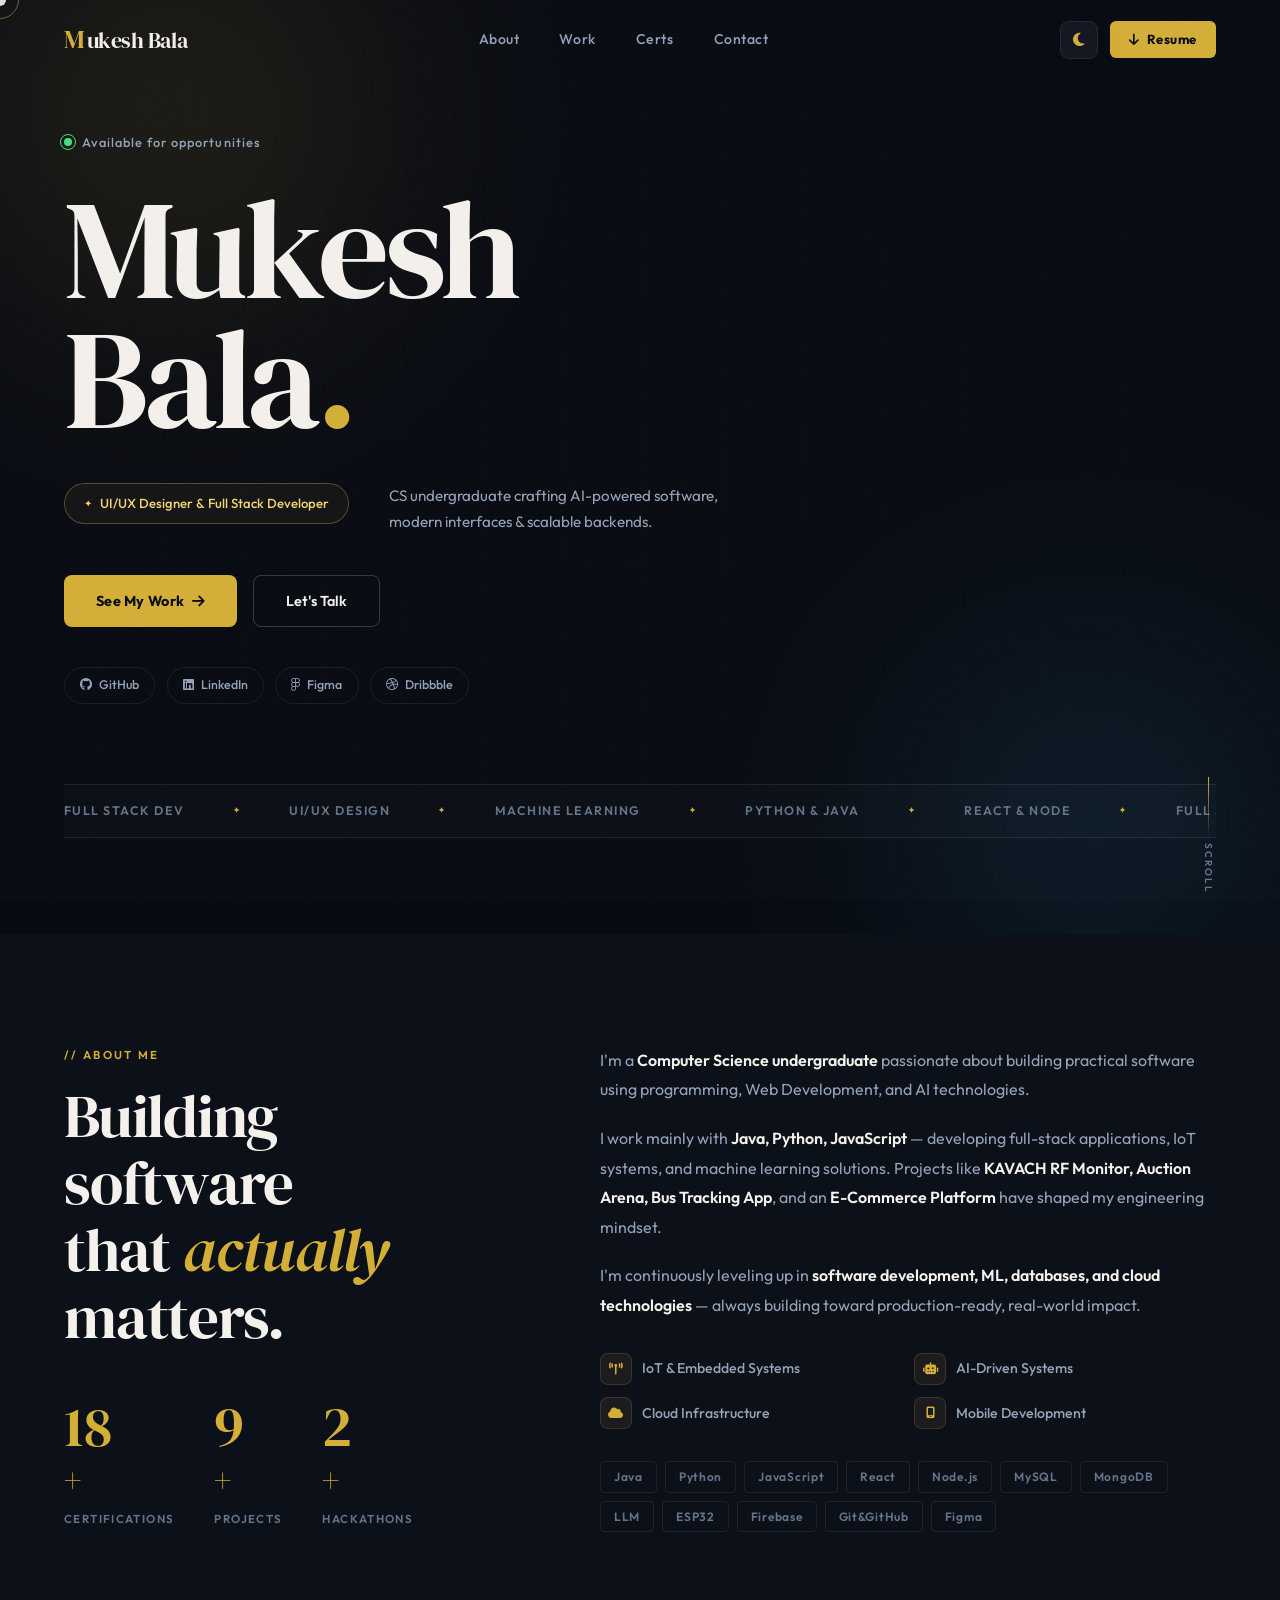
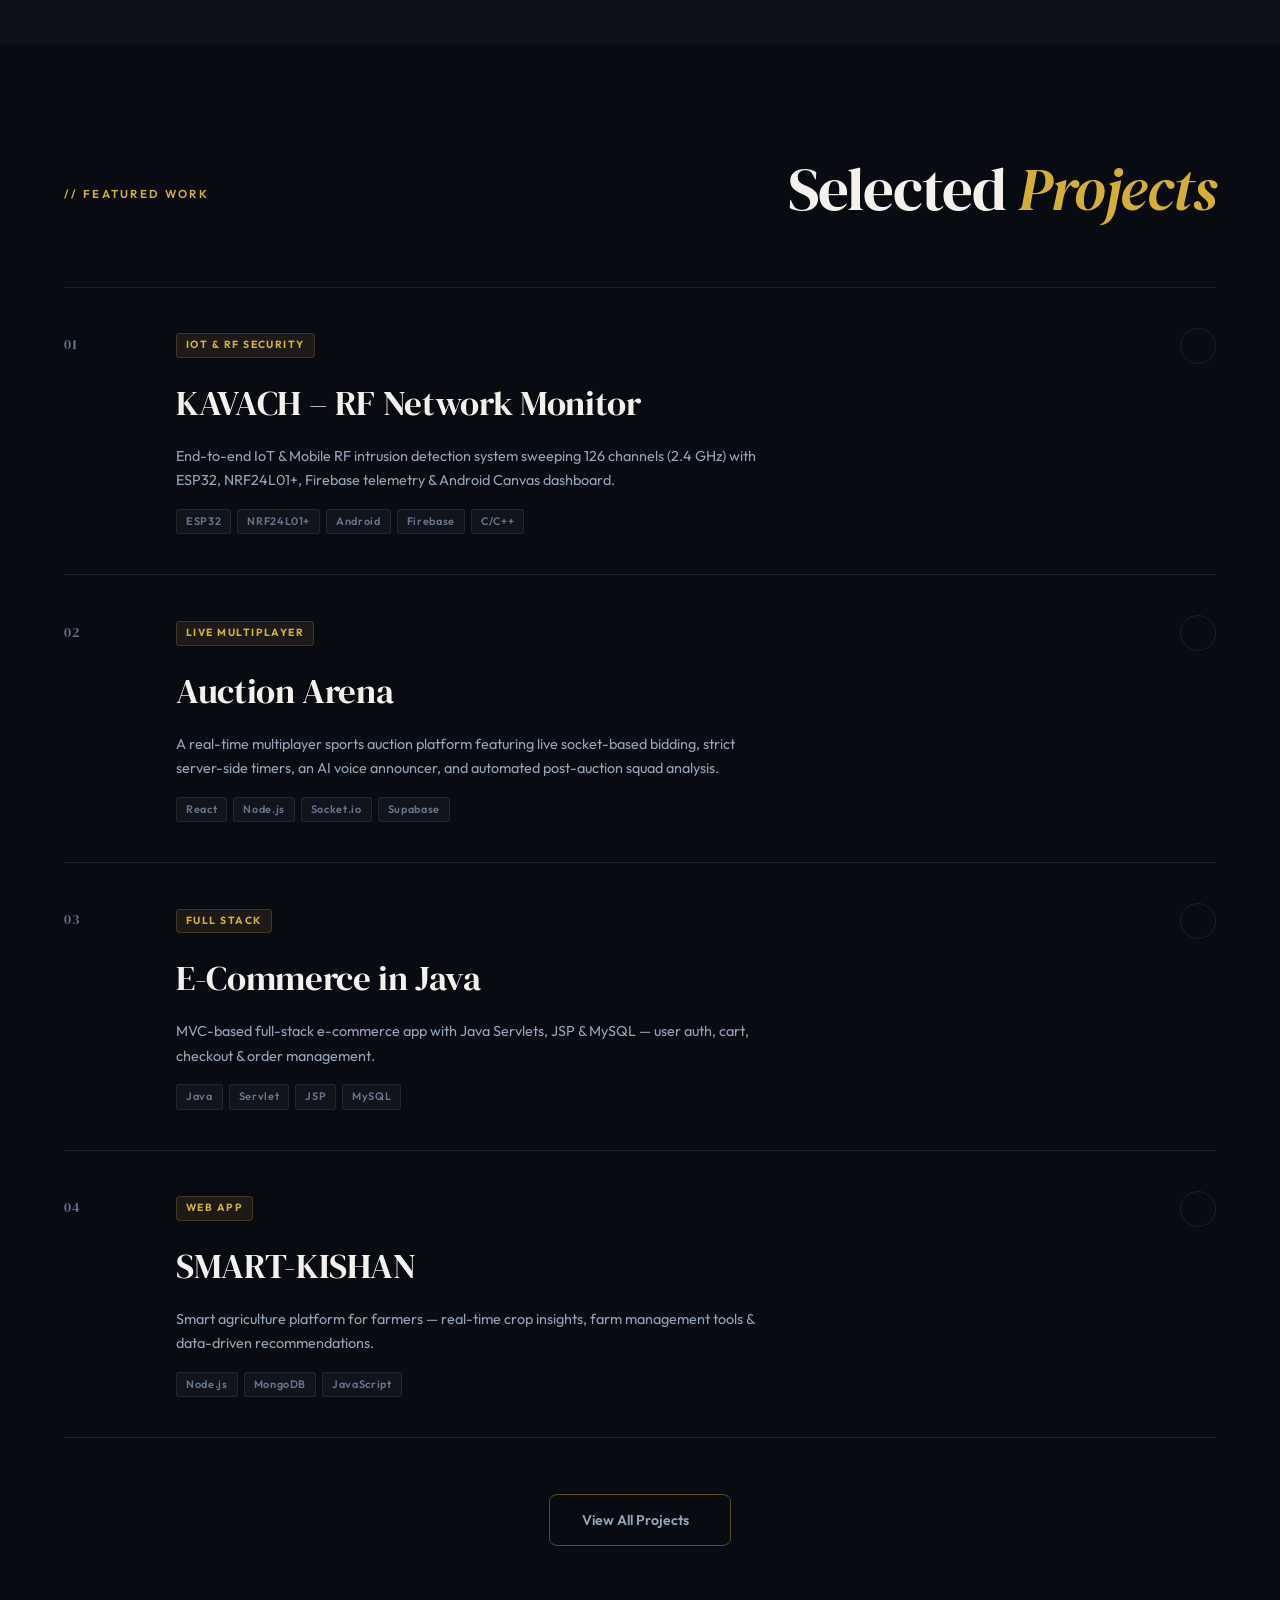
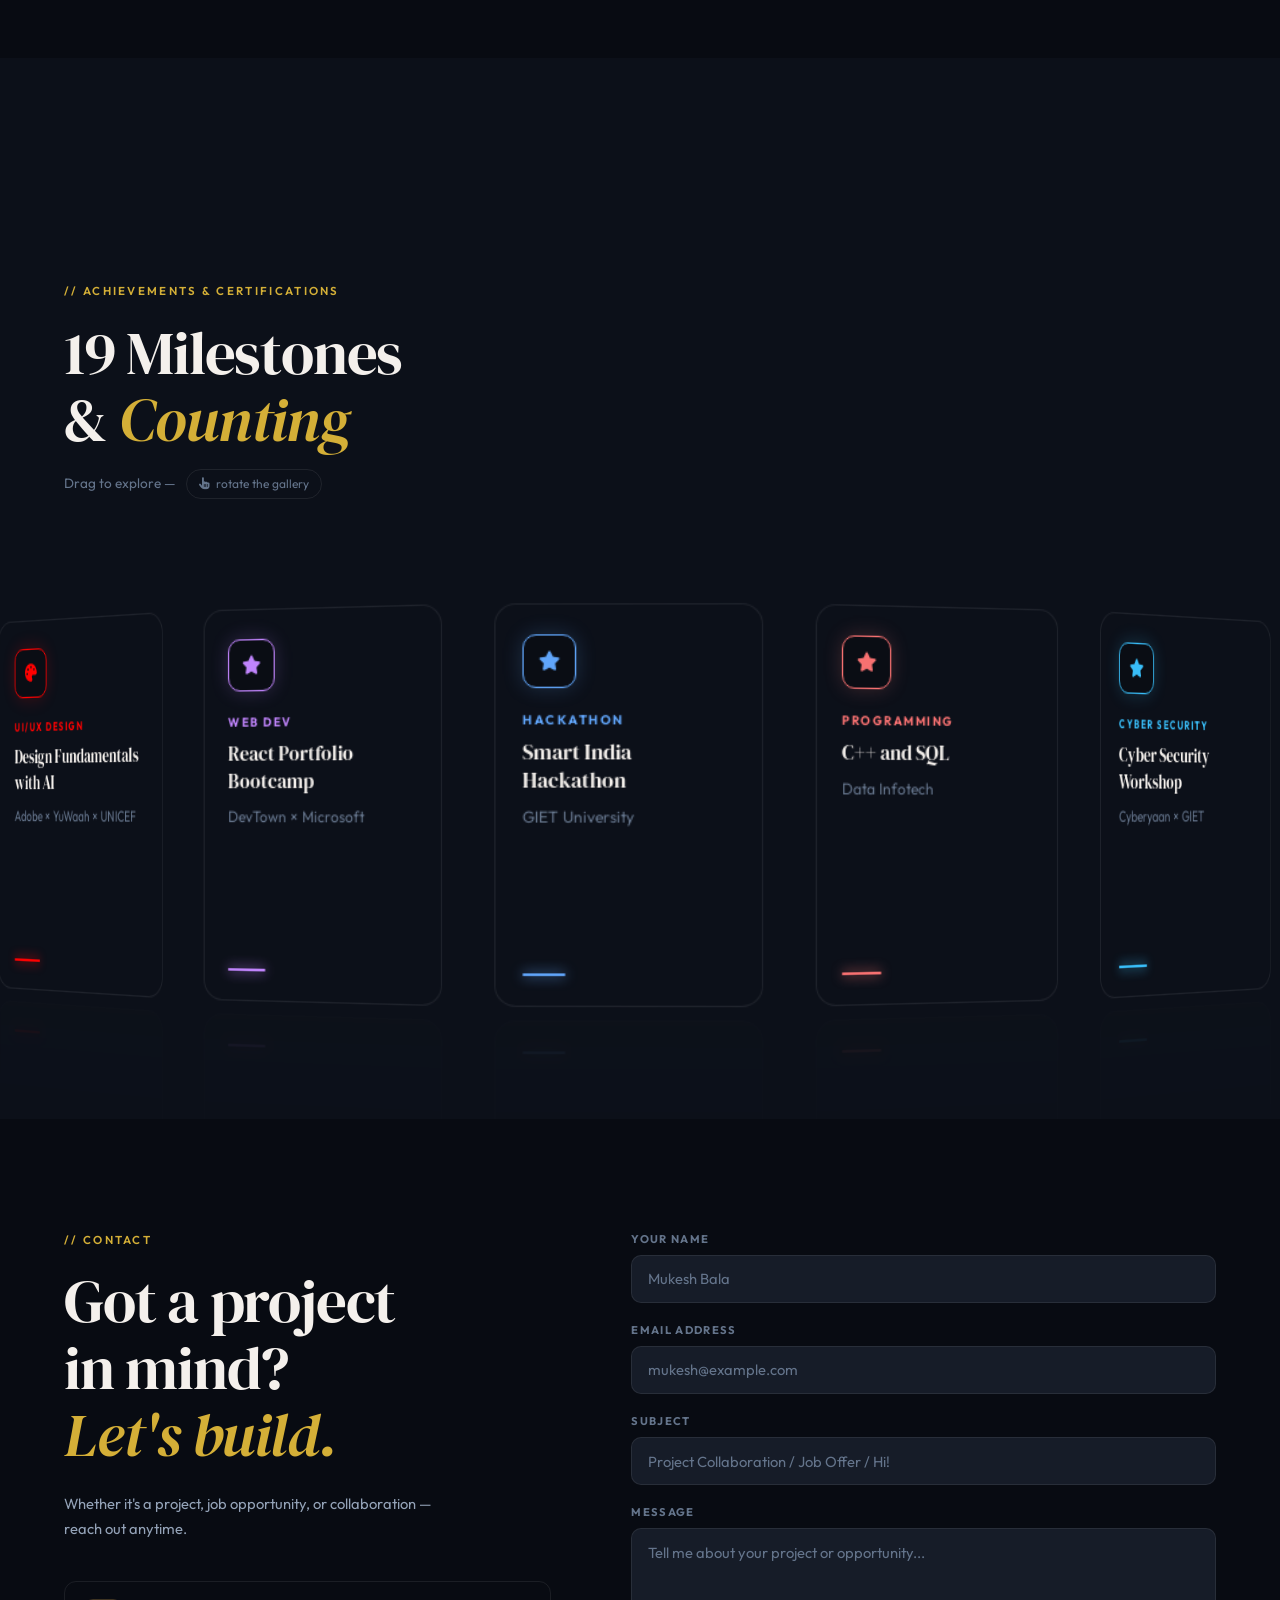
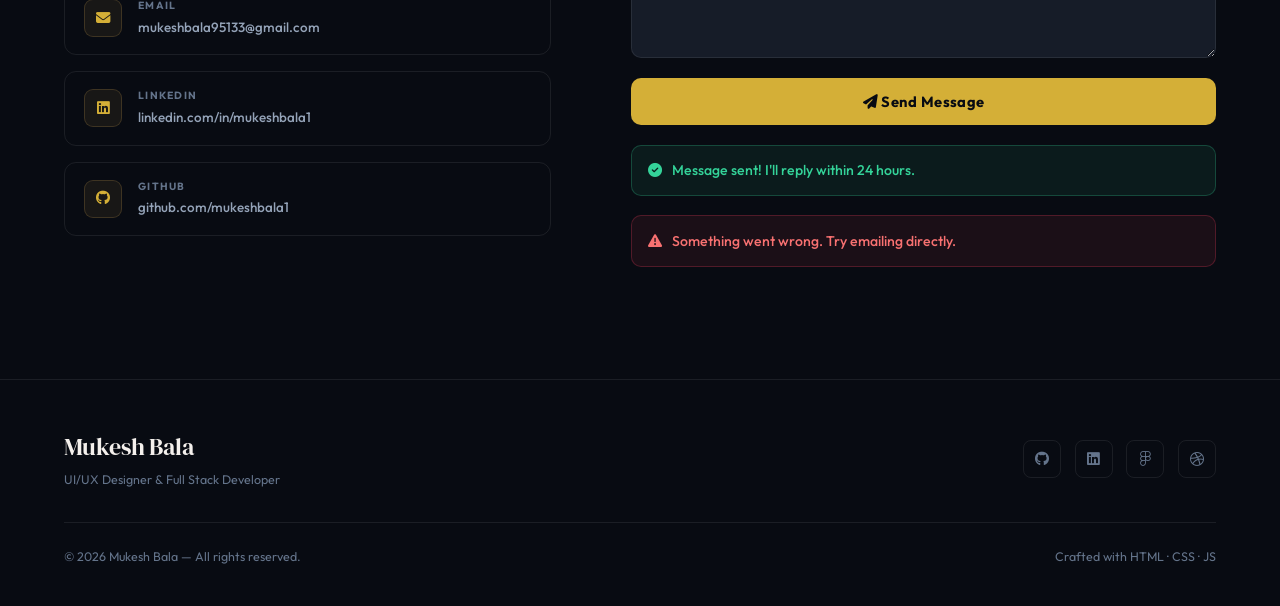
<file: index.html>
<!DOCTYPE html>
<html lang="en">
<head>
  <meta charset="UTF-8">
  <meta name="viewport" content="width=device-width, initial-scale=1.0">
  <meta name="description" content="Mukesh Bala — UI/UX Designer & Full Stack Developer. CS undergraduate building AI-powered, full-stack, and real-world software.">
  <title>Mukesh Bala</title>
  <link rel="preconnect" href="https://fonts.googleapis.com">
  <link rel="preconnect" href="https://fonts.gstatic.com" crossorigin>
  <link href="https://fonts.googleapis.com/css2?family=DM+Serif+Display:ital@0;1&family=Outfit:wght@300;400;500;600;700&display=swap" rel="stylesheet">
  <link rel="stylesheet" href="https://cdnjs.cloudflare.com/ajax/libs/font-awesome/6.5.0/css/all.min.css">
  <link rel="stylesheet" href="styles.css">
  <script>
    (function() {
      const saved = localStorage.getItem('theme');
      const prefersDark = window.matchMedia && window.matchMedia('(prefers-color-scheme: dark)').matches;
      const theme = saved || (prefersDark ? 'dark' : 'dark');
      if (theme === 'light') {
        document.documentElement.setAttribute('data-theme', 'light');
      }
    })();
  </script>
</head>
<body>

  <!-- NOISE TEXTURE OVERLAY -->
  <div class="noise"></div>

  <!-- MAGNETIC CURSOR -->
  <div class="cursor" id="cursor"><div class="cursor-dot"></div></div>
  <div class="cursor-follower" id="cursorFollower"></div>

  <!-- LOADING SCREEN -->
  <div class="loader" id="loader">
    <div class="loader-inner">
      <span class="loader-name">MB</span>
      <div class="loader-bar"><div class="loader-fill" id="loaderFill"></div></div>
    </div>
  </div>

  <!-- ═══════════════════ NAV ═══════════════════ -->
  <nav class="nav" id="mainNav">
    <a href="#home" class="nav-logo">
      <span class="logo-mark">M</span><span class="logo-text">ukesh Bala</span>
    </a>
    <div class="nav-links">
      <a href="#about"    class="nav-link">About</a>
      <a href="#work"     class="nav-link">Work</a>
      <a href="#certs"    class="nav-link">Certs</a>
      <a href="#contact"  class="nav-link">Contact</a>
    </div>
    <div class="nav-actions">
      <button class="theme-toggle" id="themeToggle" aria-label="Toggle dark/light mode" title="Toggle theme">
        <i class="fas fa-moon theme-icon-dark"></i>
        <i class="fas fa-sun theme-icon-light"></i>
      </button>
      <a href="Resume.pdf" download class="nav-cta">
        <i class="fas fa-arrow-down"></i> Resume
      </a>
      <button class="nav-toggle" id="navToggle" aria-label="Menu">
        <span></span><span></span>
      </button>
    </div>
  </nav>

  <!-- MOBILE MENU -->
  <div class="mobile-menu" id="mobileMenu">
    <a href="#about"   class="mm-link" onclick="closeMobileMenu()">About</a>
    <a href="#work"    class="mm-link" onclick="closeMobileMenu()">Work</a>
    <a href="#certs"   class="mm-link" onclick="closeMobileMenu()">Certs</a>
    <a href="#contact" class="mm-link" onclick="closeMobileMenu()">Contact</a>
    <div class="mm-actions">
      <button class="mm-theme-btn" id="mmThemeToggle" aria-label="Toggle theme">
        <i class="fas fa-moon theme-icon-dark"></i>
        <i class="fas fa-sun theme-icon-light"></i>
        <span class="theme-label">Switch Theme</span>
      </button>
      <a href="Resume.pdf" download class="nav-cta mm-cta">
        <i class="fas fa-arrow-down"></i> Download Resume
      </a>
    </div>
  </div>

  <!-- ═══════════════════ HERO ═══════════════════ -->
  <section id="home" class="hero">
    <div class="hero-bg">
      <div class="hero-orb o1"></div>
      <div class="hero-orb o2"></div>
      <div class="hero-grid"></div>
    </div>

    <div class="hero-content">
      <div class="hero-eyebrow">
        <span class="pulse-ring"></span>
        <span>Available for opportunities</span>
      </div>

      <h1 class="hero-h1">
        <span class="line-wrap"><span class="reveal-line">Mukesh</span></span>
        <span class="line-wrap"><span class="reveal-line delay-1">Bala<span class="hero-dot">.</span></span></span>
      </h1>

      <div class="hero-sub-row">
        <div class="hero-role-pill">
          <span class="role-icon">✦</span>
          <span>UI/UX Designer &amp; Full Stack Developer</span>
        </div>
        <p class="hero-tagline">
          CS undergraduate crafting AI-powered software,<br>modern interfaces &amp; scalable backends.
        </p>
      </div>

      <div class="hero-ctas">
        <a href="#work" class="btn-gold">
          See My Work <i class="fas fa-arrow-right"></i>
        </a>
        <a href="#contact" class="btn-outline">
          Let's Talk
        </a>
      </div>

      <div class="hero-socials">
        <a href="https://github.com/mukeshbala1"           target="_blank" rel="noopener noreferrer" class="social-pill"><i class="fab fa-github"></i><span>GitHub</span></a>
        <a href="https://www.linkedin.com/in/mukeshbala1"  target="_blank" rel="noopener noreferrer" class="social-pill"><i class="fab fa-linkedin"></i><span>LinkedIn</span></a>
        <a href="https://www.figma.com/@mukeshdesign"        target="_blank" rel="noopener noreferrer" class="social-pill"><i class="fab fa-figma"></i><span>Figma</span></a>
        <a href="https://dribbble.com/mukesh-bala"           target="_blank" rel="noopener noreferrer" class="social-pill"><i class="fab fa-dribbble"></i><span>Dribbble</span></a>
      </div>
    </div>

    <div class="hero-marquee-wrap">
      <div class="hero-marquee">
        <span>Full Stack Dev</span><span class="sep">✦</span>
        <span>UI/UX Design</span><span class="sep">✦</span>
        <span>Machine Learning</span><span class="sep">✦</span>
        <!-- <span>Cloud &amp; AWS</span><span class="sep">✦</span> -->
        <span>Python &amp; Java</span><span class="sep">✦</span>
        <span>React &amp; Node</span><span class="sep">✦</span>
        <span>Full Stack Dev</span><span class="sep">✦</span>
        <span>UI/UX Design</span><span class="sep">✦</span>
        <span>Machine Learning</span><span class="sep">✦</span>
        <!-- <span>Cloud &amp; AWS</span><span class="sep">✦</span> -->
        <span>Python &amp; Java</span><span class="sep">✦</span>
        <span>React &amp; Node</span><span class="sep">✦</span>
      </div>
    </div>

    <div class="scroll-cue">
      <div class="scroll-line-anim"></div>
      <span>Scroll</span>
    </div>
  </section>

  <!-- ═══════════════════ ABOUT ═══════════════════ -->
  <section id="about" class="section about-section">
    <div class="container">
      <div class="about-grid">
        <div class="about-left">
          <p class="section-label">// About Me</p>
          <h2 class="section-h2">
            Building software<br>
            that <em>actually</em><br>
            matters.
          </h2>
          <div class="about-stats">
            <div class="stat">
              <span class="stat-n" data-count="19">0</span><span class="stat-plus">+</span>
              <p>Certifications</p>
            </div>
            <div class="stat">
              <span class="stat-n" data-count="10">0</span><span class="stat-plus">+</span>
              <p>Projects</p>
            </div>
            <div class="stat">
              <span class="stat-n" data-count="3">0</span><span class="stat-plus">+</span>
              <p>Hackathons</p>
            </div>
          </div>
        </div>

        <div class="about-right">
          <p class="about-body">
            I'm a <strong>Computer Science undergraduate</strong> passionate about building practical software using programming, Web Development, and AI technologies.
          </p>
          <p class="about-body">
            I work mainly with <strong>Java, Python, JavaScript</strong> — developing full-stack applications, IoT systems, and machine learning solutions. Projects like <strong>KAVACH RF Monitor, Auction Arena, Bus Tracking App</strong>, and an <strong>E-Commerce Platform</strong> have shaped my engineering mindset.
          </p>
          <p class="about-body">
            I'm continuously leveling up in <strong>software development, ML, databases, and cloud technologies</strong> — always building toward production-ready, real-world impact.
          </p>

          <div class="about-focus">
            <div class="focus-item"><i class="fas fa-tower-broadcast"></i> IoT &amp; Embedded Systems</div>
            <div class="focus-item"><i class="fas fa-robot"></i> AI-Driven Systems</div>
            <div class="focus-item"><i class="fas fa-cloud"></i> Cloud Infrastructure</div>
            <div class="focus-item"><i class="fas fa-mobile-screen"></i> Mobile Development</div>
          </div>

          <div class="tech-stack">
            <span>Java</span><span>Python</span><span>JavaScript</span><span>React</span>
            <span>Node.js</span><span>MySQL</span><span>MongoDB</span><span>LLM</span>
            <span>ESP32</span><span>Firebase</span><span>Git&GitHub</span><span>Figma</span>
          </div>
        </div>
      </div>
    </div>
  </section>

  <!-- ═══════════════════ WORK / PROJECTS ═══════════════════ -->
  <section id="work" class="section work-section">
    <div class="container">
      <div class="section-head">
        <p class="section-label">// Featured Work</p>
        <h2 class="section-h2">Selected <em>Projects</em></h2>
      </div>

      <div class="work-list">

        <div class="work-item" data-project="kavach">
          <div class="wi-number">01</div>
          <div class="wi-body">
            <div class="wi-top">
              <span class="wi-tag">IoT &amp; RF Security</span>
              <div class="wi-arrow"><i class="fas fa-arrow-up-right"></i></div>
            </div>
            <h3 class="wi-title">KAVACH – RF Network Monitor</h3>
            <p class="wi-desc">End-to-end IoT &amp; Mobile RF intrusion detection system sweeping 126 channels (2.4 GHz) with ESP32, NRF24L01+, Firebase telemetry &amp; Android Canvas dashboard.</p>
            <div class="wi-tech"><span>ESP32</span><span>NRF24L01+</span><span>Android</span><span>Firebase</span><span>C/C++</span></div>
          </div>
        </div>

        <div class="work-item" data-project="auctionArena">
          <div class="wi-number">02</div>
          <div class="wi-body">
            <div class="wi-top">
              <span class="wi-tag">Live Multiplayer</span>
              <div class="wi-arrow"><i class="fas fa-arrow-up-right"></i></div>
            </div>
            <h3 class="wi-title">Auction Arena</h3>
            <p class="wi-desc">A real-time multiplayer sports auction platform featuring live socket-based bidding, strict server-side timers, an AI voice announcer, and automated post-auction squad analysis.</p>
            <div class="wi-tech"><span>React</span><span>Node.js</span><span>Socket.io</span><span>Supabase</span></div>
          </div>
        </div>

        <div class="work-item" data-project="cart">
          <div class="wi-number">03</div>
          <div class="wi-body">
            <div class="wi-top">
              <span class="wi-tag">Full Stack</span>
              <div class="wi-arrow"><i class="fas fa-arrow-up-right"></i></div>
            </div>
            <h3 class="wi-title">E-Commerce in Java</h3>
            <p class="wi-desc">MVC-based full-stack e-commerce app with Java Servlets, JSP &amp; MySQL — user auth, cart, checkout &amp; order management.</p>
            <div class="wi-tech"><span>Java</span><span>Servlet</span><span>JSP</span><span>MySQL</span></div>
          </div>
        </div>

        <div class="work-item" data-project="crop">
          <div class="wi-number">04</div>
          <div class="wi-body">
            <div class="wi-top">
              <span class="wi-tag">Web App</span>
              <div class="wi-arrow"><i class="fas fa-arrow-up-right"></i></div>
            </div>
            <h3 class="wi-title">SMART-KISHAN</h3>
            <p class="wi-desc">Smart agriculture platform for farmers — real-time crop insights, farm management tools &amp; data-driven recommendations.</p>
            <div class="wi-tech"><span>Node.js</span><span>MongoDB</span><span>JavaScript</span></div>
          </div>
        </div>

        <!-- <div class="work-item" data-project="farm">
          <div class="wi-number">05</div>
          <div class="wi-body">
            <div class="wi-top">
              <span class="wi-tag">AI / ML</span>
              <div class="wi-arrow"><i class="fas fa-arrow-up-right"></i></div>
            </div>
            <h3 class="wi-title">Crop Recommendation System</h3>
            <p class="wi-desc">ML system analyzing soil &amp; climate parameters (N, P, K, pH, rainfall) to recommend the optimal crop for cultivation.</p>
            <div class="wi-tech"><span>Python</span><span>ML</span><span>Flask</span><span>HTML</span></div>
          </div>
        </div> -->

      </div>

      <div class="work-cta-row">
        <a href="projects.html" class="btn-ghost">
          View All Projects <i class="fas fa-grid-2"></i>
        </a>
      </div>
    </div>
  </section>

  <!-- PROJECT MODAL -->
  <div class="pmodal-overlay" id="pModalOverlay">
    <div class="pmodal" id="pModal">
      <button class="pmodal-close" id="pModalClose"><i class="fas fa-xmark"></i></button>
      <div class="pmodal-tag" id="pmTag"></div>
      <h2 class="pmodal-title" id="pmTitle"></h2>
      <p class="pmodal-short" id="pmShort"></p>
      <p class="pmodal-long" id="pmLong"></p>
      <div class="pmodal-tech-label">Tech Stack</div>
      <div class="pmodal-tech" id="pmTech"></div>
      <a class="pmodal-gh" id="pmLink" target="_blank" rel="noopener">
        <i class="fab fa-github"></i> View on GitHub
      </a>
    </div>
  </div>

  <!-- ═══════════════════ CERTIFICATIONS CAROUSEL ═══════════════════ -->
  <section id="certs" class="section certs-section">
    <div class="container-title-certs">
      <p class="section-label">// Achievements &amp; Certifications</p>
      <h2 class="section-h2">19 Milestones<br>&amp; <em>Counting</em></h2>
      <p class="certs-sub">Drag to explore — <span class="drag-hint-text"><i class="fas fa-hand-pointer"></i> rotate the gallery</span></p>
    </div>

    <!-- ── DESKTOP: 3D Rotating Carousel ── -->
    <div class="carousel-wrapper">
      <div class="void-container" id="drag-container">
        <div class="carousel-pivot" id="pivot">

          <div class="gc" style="--i:0;  --clr:#c084fc;" onclick="openCertModal(0)">
            <div class="gc-inner">
              <div class="gc-icon"><i class="fas fa-star"></i></div>
              <span class="gc-cat">WEB DEV</span>
              <h3>React Portfolio Bootcamp</h3>
              <p>DevTown × Microsoft</p>
              <div class="gc-bar"></div>
            </div>
          </div>

          <div class="gc" style="--i:1;  --clr:#60a5fa;" onclick="openCertModal(1)">
            <div class="gc-inner">
              <div class="gc-icon"><i class="fas fa-star"></i></div>
              <span class="gc-cat">HACKATHON</span>
              <h3>Smart India Hackathon</h3>
              <p>GIET University</p>
              <div class="gc-bar"></div>
            </div>
          </div>

          <div class="gc" style="--i:2;  --clr:#f87171;" onclick="openCertModal(2)">
            <div class="gc-inner">
              <div class="gc-icon"><i class="fas fa-star"></i></div>
              <span class="gc-cat">PROGRAMMING</span>
              <h3>C++ and SQL</h3>
              <p>Data Infotech</p>
              <div class="gc-bar"></div>
            </div>
          </div>

          <div class="gc" style="--i:3;  --clr:#38bdf8;" onclick="openCertModal(3)">
            <div class="gc-inner">
              <div class="gc-icon"><i class="fas fa-star"></i></div>
              <span class="gc-cat">CYBER SECURITY</span>
              <h3>Cyber Security Workshop</h3>
              <p>Cyberyaan × GIET</p>
              <div class="gc-bar"></div>
            </div>
          </div>

          <div class="gc" style="--i:4;  --clr:#fb923c;" onclick="openCertModal(4)">
            <div class="gc-inner">
              <div class="gc-icon"><i class="fas fa-star"></i></div>
              <span class="gc-cat">HACKATHON</span>
              <h3>Hacknovation 2.0</h3>
              <p>GIET University</p>
              <div class="gc-bar"></div>
            </div>
          </div>

          <div class="gc" style="--i:5;  --clr:#f97316;" onclick="openCertModal(5)">
            <div class="gc-inner">
              <div class="gc-icon"><i class="fas fa-star"></i></div>
              <span class="gc-cat">AI / CLOUD</span>
              <h3>Oracle Cloud AI Foundations</h3>
              <p>Oracle University</p>
              <div class="gc-bar"></div>
            </div>
          </div>

          <div class="gc" style="--i:6;  --clr:#fbbf24;" onclick="openCertModal(6)">
            <div class="gc-inner">
              <div class="gc-icon"><i class="fas fa-star"></i></div>
              <span class="gc-cat">IOT</span>
              <h3>Industry 4.0 &amp; IoT</h3>
              <p>NPTEL</p>
              <div class="gc-bar"></div>
            </div>
          </div>

          <div class="gc" style="--i:7;  --clr:#4ade80;" onclick="openCertModal(7)">
            <div class="gc-inner">
              <div class="gc-icon"><i class="fas fa-star"></i></div>
              <span class="gc-cat">PYTHON</span>
              <h3>Joy of Computing Python</h3>
              <p>NPTEL</p>
              <div class="gc-bar"></div>
            </div>
          </div>

          <div class="gc" style="--i:8;  --clr:#e879f9;" onclick="openCertModal(8)">
            <div class="gc-inner">
              <div class="gc-icon"><i class="fas fa-star"></i></div>
              <span class="gc-cat">PROJECT</span>
              <h3>Projectathon — 1st Prize</h3>
              <p>GIET University</p>
              <div class="gc-bar"></div>
            </div>
          </div>

          <div class="gc" style="--i:9; --clr:#2dd4bf;" onclick="openCertModal(9)">
            <div class="gc-inner">
              <div class="gc-icon"><i class="fas fa-star"></i></div>
              <span class="gc-cat">INTERNSHIP</span>
              <h3>Industry Exposure Internship</h3>
              <p>Hebble Academy</p>
              <div class="gc-bar"></div>
            </div>
          </div>

          <div class="gc" style="--i:10; --clr:#22d3ee;" onclick="openCertModal(10)">
            <div class="gc-inner">
              <div class="gc-icon"><i class="fas fa-star"></i></div>
              <span class="gc-cat">DATA ANALYTICS</span>
              <h3>Remote Sensing Analytics</h3>
              <p>ISRO — IIRS</p>
              <div class="gc-bar"></div>
            </div>
          </div>

          <!-- <div class="gc" style="--i:11; --clr:#f59e0b;" onclick="openCertModal(11)">
            <div class="gc-inner">
              <div class="gc-icon"><i class="fas fa-star"></i></div>
              <span class="gc-cat">CLOUD</span>
              <h3>AWS Developer Training</h3>
              <p>Infosys Springboard</p>
              <div class="gc-bar"></div>
            </div>
          </div> -->

          <div class="gc" style="--i:11; --clr:#818cf8;" onclick="openCertModal(11)">
            <div class="gc-inner">
              <div class="gc-icon"><i class="fas fa-star"></i></div>
              <span class="gc-cat">BUSINESS</span>
              <h3>Intro to Corporate Actions</h3>
              <p>TCS iON</p>
              <div class="gc-bar"></div>
            </div>
          </div>

          <div class="gc" style="--i:12; --clr:#f43f5e;" onclick="openCertModal(12)">
            <div class="gc-inner">
              <div class="gc-icon"><i class="fas fa-star"></i></div>
              <span class="gc-cat">PROGRAMMING</span>
              <h3>Python + MySQL Internship</h3>
              <p>GIET University</p>
              <div class="gc-bar"></div>
            </div>
          </div>

          <!-- <div class="gc" style="--i:13; --clr:#ec4899;" onclick="openCertModal(13)">
            <div class="gc-inner">
              <div class="gc-icon"><i class="fas fa-star"></i></div>
              <span class="gc-cat">DATA SCIENCE</span>
              <h3>Data Science 101</h3>
              <p>IBM SkillsBuild</p>
              <div class="gc-bar"></div>
            </div>
          </div> -->

          <!-- <div class="gc" style="--i:13; --clr:#34d399;" onclick="openCertModal(13)">
            <div class="gc-inner">
              <div class="gc-icon"><i class="fas fa-star"></i></div>
              <span class="gc-cat">DATA ANALYTICS</span>
              <h3>Data Analytics Simulation</h3>
              <p>Deloitte (Forage)</p>
              <div class="gc-bar"></div>
            </div>
          </div> -->

          <div class="gc" style="--i:13; --clr:#a3e635;" onclick="openCertModal(13)">
            <div class="gc-inner">
              <div class="gc-icon"><i class="fas fa-star"></i></div>
              <span class="gc-cat">DESIGN &amp; UX</span>
              <h3>UX Design Foundations</h3>
              <p>Google (Coursera)</p>
              <div class="gc-bar"></div>
            </div>
          </div>

          <!-- ── Card 14 — AI-ML Virtual Internship ── -->
          <div class="gc" style="--i:14; --clr:#5f969f;" onclick="openCertModal(14)">
            <div class="gc-inner">
              <div class="gc-icon"><i class="fas fa-star"></i></div>
              <span class="gc-cat">AI / ML</span>
              <h3>AI-ML Virtual Internship</h3>
              <p>AICTE × Google × EduSkills</p>
              <div class="gc-bar"></div>
            </div>
          </div>

          <!-- NPTEL Certificate -->
          <div class="gc" style="--i:15; --clr:#6e5431;" onclick="openCertModal(15)">
            <div class="gc-inner">
              <div class="gc-icon"><i class="fas fa-chart-bar"></i></div>
              <span class="gc-cat">Data Science</span>
              <h3>Data Analytics with Python</h3>
              <p>NPTEL × IIT Roorkee</p>
              <div class="gc-bar"></div>
            </div>
          </div>

          <!-- Infosys Certificate -->
          <div class="gc" style="--i:16; --clr:#34627c;" onclick="openCertModal(16)">
            <div class="gc-inner">
              <div class="gc-icon"><i class="fas fa-robot"></i></div>
              <span class="gc-cat">Generative AI</span>
              <h3>Prompt Engineering</h3>
              <p>Infosys Springboard</p>
              <div class="gc-bar"></div>
            </div>
          </div>

          <!-- MERN Full Stack Development -->
          <div class="gc" style="--i:17; --clr:#4b8025;" onclick="openCertModal(17)">
            <div class="gc-inner">
              <div class="gc-icon"><i class="fas fa-code"></i></div>
              <span class="gc-cat">WEB DEVELOPMENT</span>
              <h3>MERN Full Stack Development</h3>
              <p>AICTE × EduSkills</p>
              <div class="gc-bar"></div>
            </div>
          </div>

          <!-- Design Fundamentals with AI -->
          <div class="gc" style="--i:18; --clr:#FF0000;" onclick="openCertModal(18)">
            <div class="gc-inner">
              <div class="gc-icon"><i class="fas fa-palette"></i></div>
              <span class="gc-cat">UI/UX DESIGN</span>
              <h3>Design Fundamentals with AI</h3>
              <p>Adobe × YuWaah × UNICEF</p>
              <div class="gc-bar"></div>
            </div>
          </div>

        </div>
      </div>
    </div>

    <!-- ── MOBILE: Horizontal Swipe Carousel ── -->
    <div class="mobile-cert-track-wrap">
      <p class="mobile-swipe-hint">
        <i class="fas fa-hand-pointer"></i> Swipe to explore all 19 certifications
      </p>
      <div class="mobile-cert-track">
        <!-- Cards built dynamically by JS from certsData -->
      </div>
      <div class="mobile-cert-dots"></div>
    </div>

  </section>

  <!-- CERT MODAL -->
  <div class="cert-overlay" id="certOverlay" onclick="handleCertOverlay(event)">
    <div class="cert-modal" id="certModal">
      <div class="cm-bar" id="cmBar"></div>
      <div class="cm-body">
        <div class="cm-head">
          <div class="cm-meta">
            <span class="cm-cat"  id="cmCat"></span>
            <h3 class="cm-title" id="cmTitle"></h3>
            <p  class="cm-prov"  id="cmProv"></p>
          </div>
          <button class="cm-close" onclick="closeCertModal()"><i class="fas fa-xmark"></i></button>
        </div>
        <p class="cm-desc" id="cmDesc"></p>
        <div class="cm-tech-label">Technologies</div>
        <div class="cm-tags" id="cmTags"></div>
        <div class="cm-footer" id="cmFooter"></div>
      </div>
    </div>
  </div>

  <!-- ═══════════════════ CONTACT ═══════════════════ -->
  <section id="contact" class="section contact-section">
    <div class="container">
      <div class="contact-grid">

        <div class="contact-left">
          <p class="section-label">// Contact</p>
          <h2 class="section-h2">
            Got a project<br>in mind?<br><em>Let's build.</em>
          </h2>
          <p class="contact-sub">Whether it's a project, job opportunity, or collaboration — reach out anytime.</p>

          <div class="contact-info-list">
            <a href="mailto:mukeshbala95133@gmail.com" class="cil-item">
              <div class="cil-icon"><i class="fas fa-envelope"></i></div>
              <div>
                <span class="cil-label">Email</span>
                <span class="cil-val">mukeshbala95133@gmail.com</span>
              </div>
            </a>
            <a href="https://www.linkedin.com/in/mukeshbala1" target="_blank" rel="noopener noreferrer" class="cil-item">
              <div class="cil-icon"><i class="fab fa-linkedin"></i></div>
              <div>
                <span class="cil-label">LinkedIn</span>
                <span class="cil-val">linkedin.com/in/mukeshbala1</span>
              </div>
            </a>
            <a href="https://github.com/mukeshbala1" target="_blank" rel="noopener noreferrer" class="cil-item">
              <div class="cil-icon"><i class="fab fa-github"></i></div>
              <div>
                <span class="cil-label">GitHub</span>
                <span class="cil-val">github.com/mukeshbala1</span>
              </div>
            </a>
          </div>
        </div>

        <div class="contact-right">
          <form class="contact-form" id="contactForm" novalidate>
            <div class="cf-group">
              <label class="cf-label">Your Name</label>
              <input type="text"  class="cf-input" id="cfName"    placeholder="Mukesh Bala" autocomplete="name" required>
            </div>
            <div class="cf-group">
              <label class="cf-label">Email Address</label>
              <input type="email" class="cf-input" id="cfEmail"   placeholder="mukesh@example.com" autocomplete="email" required>
            </div>
            <div class="cf-group">
              <label class="cf-label">Subject</label>
              <input type="text"  class="cf-input" id="cfSubject" placeholder="Project Collaboration / Job Offer / Hi!">
            </div>
            <div class="cf-group">
              <label class="cf-label">Message</label>
              <textarea class="cf-input cf-textarea" id="cfMessage" placeholder="Tell me about your project or opportunity..." required></textarea>
            </div>

            <input type="checkbox" name="botcheck" style="display:none">

            <button type="submit" class="cf-submit" id="cfSubmit">
              <span id="cfBtnText"><i class="fas fa-paper-plane"></i> Send Message</span>
              <span id="cfBtnLoad" style="display:none"><i class="fas fa-circle-notch fa-spin"></i> Sending...</span>
            </button>

            <div class="cf-success" id="cfSuccess" style="display:none">
              <i class="fas fa-circle-check"></i>
              <span>Message sent! I'll reply within 24 hours.</span>
            </div>

            <div class="cf-error" id="cfError" style="display:none">
              <i class="fas fa-triangle-exclamation"></i>
              <span id="cfErrorMsg">Something went wrong. Try emailing directly.</span>
            </div>
          </form>
        </div>

      </div>
    </div>
  </section>

  <!-- ═══════════════════ FOOTER ═══════════════════ -->
  <footer class="footer">
    <div class="container">
      <div class="footer-inner">
        <div class="footer-left">
          <p class="footer-name">Mukesh Bala</p>
          <p class="footer-sub">UI/UX Designer &amp; Full Stack Developer</p>
        </div>
        <div class="footer-socials">
          <a href="https://github.com/mukeshbala1"          target="_blank" rel="noopener noreferrer" aria-label="GitHub"><i class="fab fa-github"></i></a>
          <a href="https://www.linkedin.com/in/mukeshbala1" target="_blank" rel="noopener noreferrer" aria-label="LinkedIn"><i class="fab fa-linkedin"></i></a>
          <a href="https://www.figma.com/@mukeshdesign"       target="_blank" rel="noopener noreferrer" aria-label="Figma"><i class="fab fa-figma"></i></a>
          <a href="https://dribbble.com/mukesh-bala"          target="_blank" rel="noopener noreferrer" aria-label="Dribbble"><i class="fab fa-dribbble"></i></a>
        </div>
      </div>
      <div class="footer-divider"></div>
      <div class="footer-bottom">
        <p>© 2026 Mukesh Bala — All rights reserved.</p>
        <p>Crafted with HTML · CSS · JS</p>
      </div>
    </div>
  </footer>

  <script src="app.js"></script>
</body>
</html>
</file>
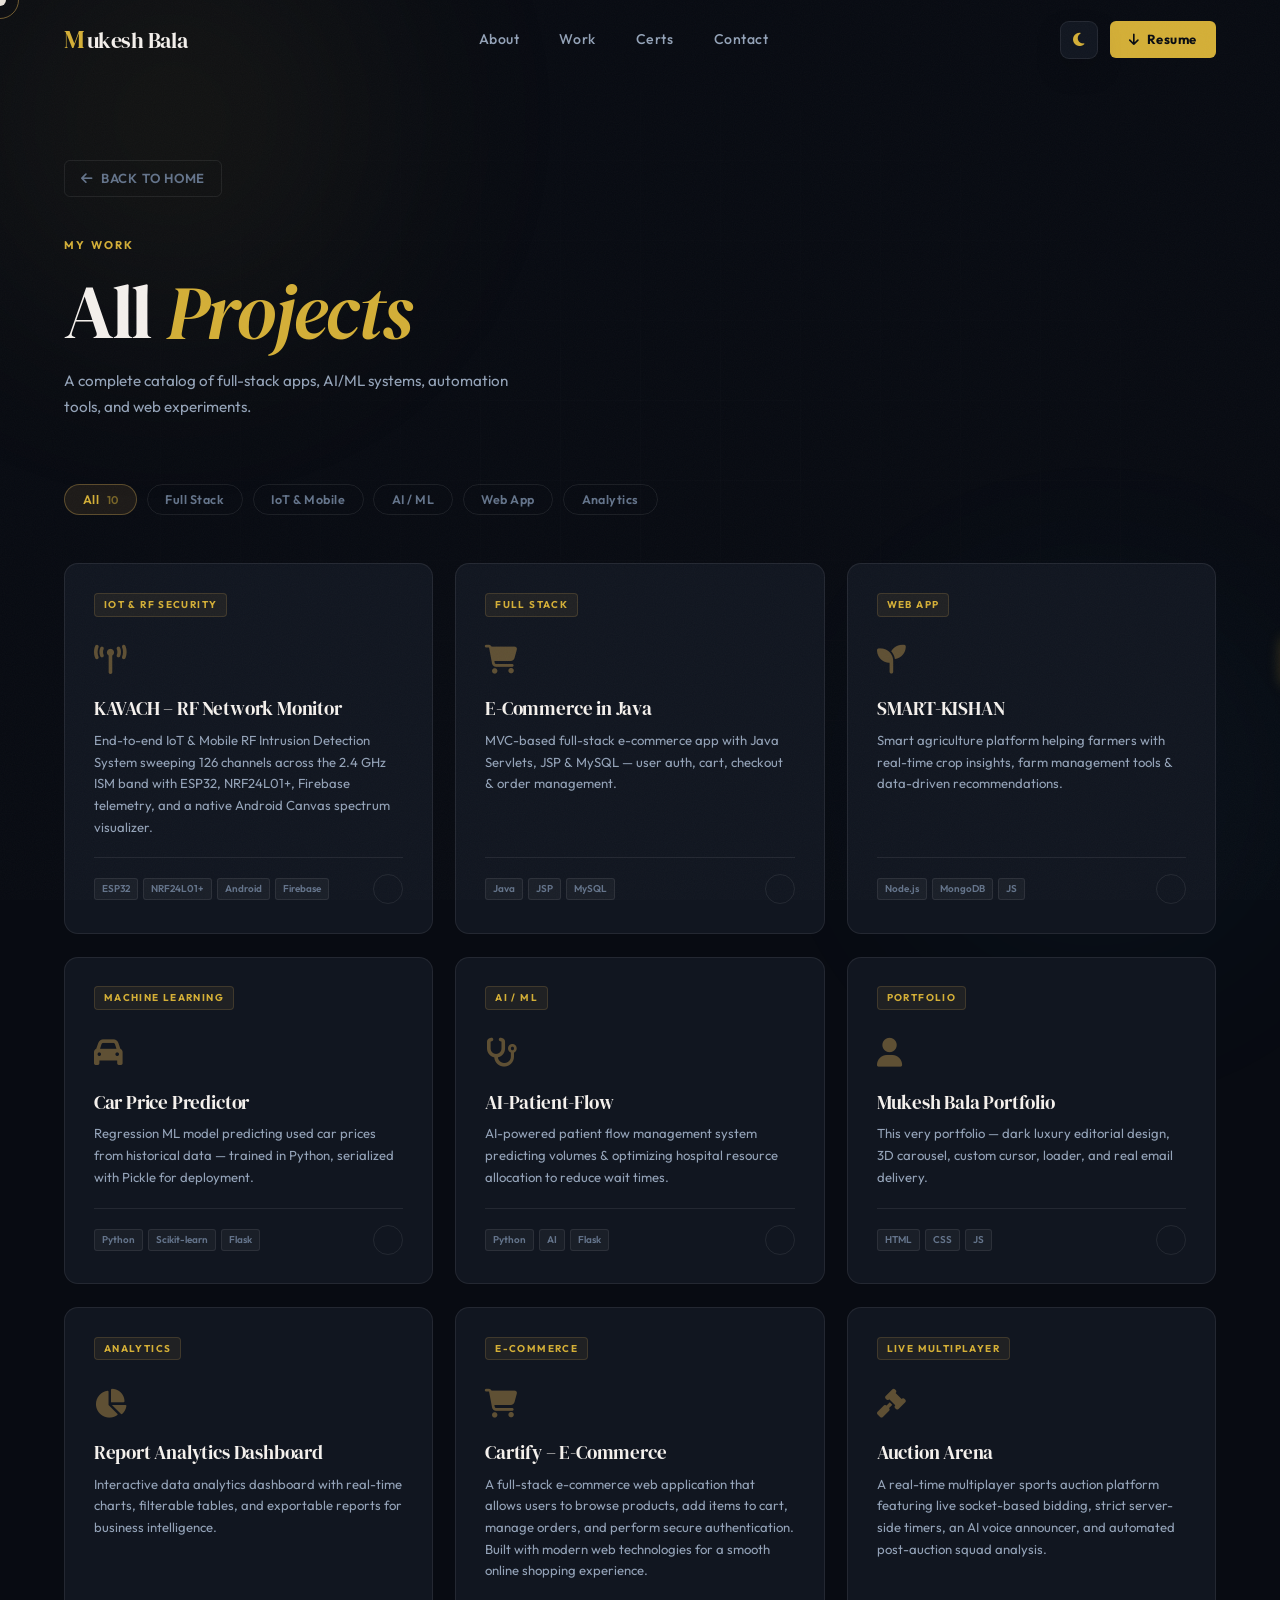
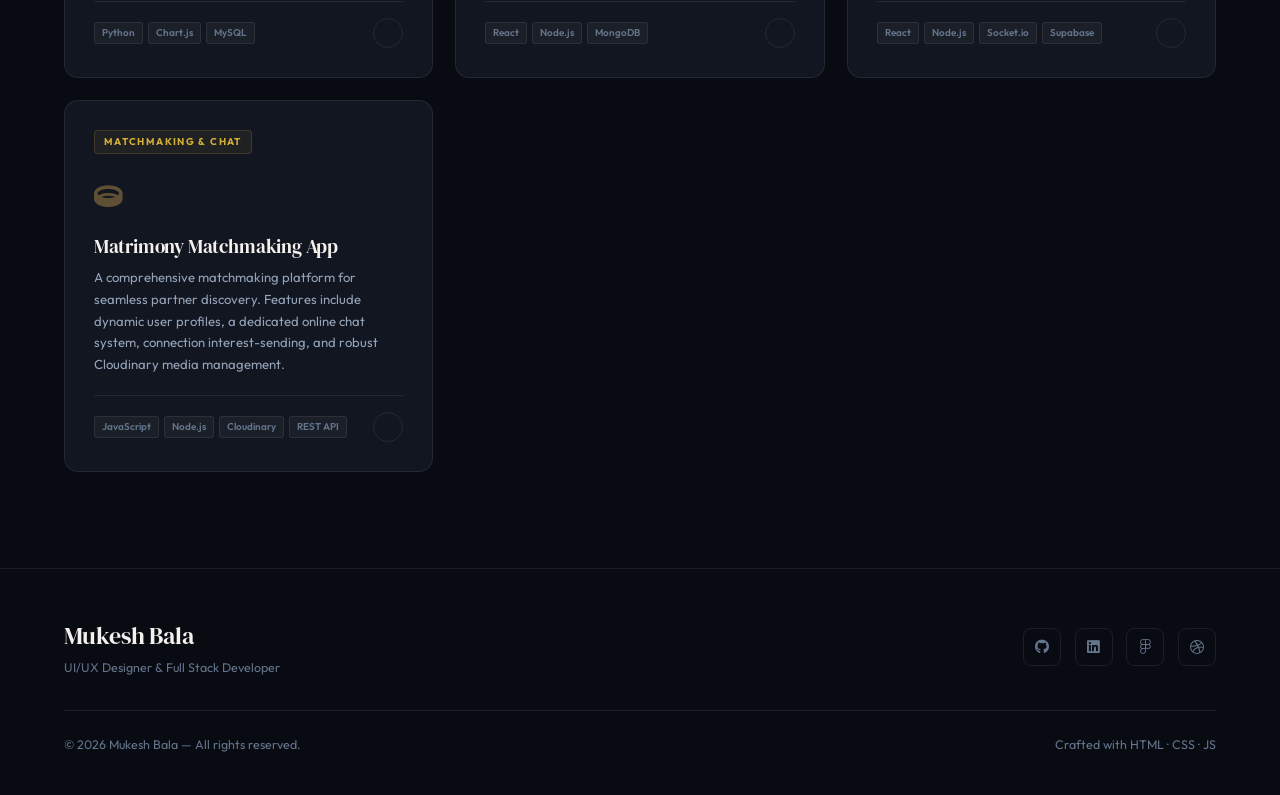
<file: projects.html>
<!DOCTYPE html>
<html lang="en">

<head>
  <meta charset="UTF-8">
  <meta name="viewport" content="width=device-width, initial-scale=1.0">
  <meta name="description" content="All Projects by Mukesh Bala — Full-stack, AI/ML, and web development.">
  <title>Projects — Mukesh Bala</title>
  <link rel="preconnect" href="https://fonts.googleapis.com">
  <link rel="preconnect" href="https://fonts.gstatic.com" crossorigin>
  <link
    href="https://fonts.googleapis.com/css2?family=DM+Serif+Display:ital@0;1&family=Outfit:wght@300;400;500;600;700&display=swap"
    rel="stylesheet">
  <link rel="stylesheet" href="https://cdnjs.cloudflare.com/ajax/libs/font-awesome/6.5.0/css/all.min.css">
  <link rel="stylesheet" href="styles.css">
  <style>
    /* Projects page extra styles */
    .projects-page {
      padding: 10rem 0 6rem;
    }

    .projects-page-head {
      margin-bottom: 4rem;
    }

    .back-link {
      display: inline-flex;
      align-items: center;
      gap: 8px;
      color: var(--grey2);
      text-decoration: none;
      font-size: 0.82rem;
      font-weight: 600;
      letter-spacing: 0.06em;
      text-transform: uppercase;
      border: 1px solid var(--border);
      padding: 0.45rem 1rem;
      border-radius: 6px;
      transition: all 0.25s;
      margin-bottom: 2.5rem;
    }

    .back-link:hover {
      border-color: var(--gold);
      color: var(--gold);
    }

    .pg-eyebrow {
      font-size: 0.7rem;
      font-weight: 700;
      letter-spacing: 0.2em;
      text-transform: uppercase;
      color: var(--gold);
      margin-bottom: 1rem;
      display: block;
    }

    .pg-h1 {
      font-family: var(--font-serif);
      font-size: clamp(2.8rem, 6vw, 5rem);
      font-weight: 400;
      letter-spacing: -0.03em;
      line-height: 1.05;
      margin-bottom: 1rem;
    }

    .pg-h1 em {
      font-style: italic;
      color: var(--gold);
    }

    .pg-sub {
      font-size: 0.95rem;
      color: var(--grey);
      max-width: 480px;
      line-height: 1.7;
    }

    /* Filter */
    .filter-bar {
      display: flex;
      gap: 0.6rem;
      flex-wrap: wrap;
      margin-bottom: 3rem;
    }

    .fbtn {
      padding: 0.45rem 1.1rem;
      border-radius: 100px;
      border: 1px solid var(--border);
      background: transparent;
      color: var(--grey2);
      font-size: 0.78rem;
      font-weight: 600;
      cursor: none;
      transition: all 0.22s;
      font-family: var(--font-sans);
      letter-spacing: 0.04em;
    }

    .fbtn.active {
      background: rgba(212, 168, 83, 0.1);
      border-color: rgba(212, 168, 83, 0.35);
      color: var(--gold);
    }

    .fbtn:hover:not(.active) {
      border-color: var(--border-h);
      color: var(--grey);
    }

    /* Projects grid */
    .pg-grid {
      display: grid;
      grid-template-columns: repeat(3, 1fr);
      gap: 1.4rem;
    }

    .pg-card {
      background: var(--surface);
      border: 1px solid var(--border);
      border-radius: 14px;
      padding: 1.8rem;
      cursor: none;
      transition: all 0.3s var(--ease);
      position: relative;
      overflow: hidden;
      display: flex;
      flex-direction: column;
      min-height: 260px;
    }

    .pg-card::after {
      content: '';
      position: absolute;
      inset: 0;
      background: linear-gradient(135deg, rgba(212, 168, 83, 0.04), transparent);
      opacity: 0;
      transition: opacity 0.3s;
      border-radius: 14px;
    }

    .pg-card:hover {
      border-color: rgba(212, 168, 83, 0.25);
      transform: translateY(-8px);
      box-shadow: 0 20px 50px rgba(0, 0, 0, 0.4);
    }

    .pg-card:hover::after {
      opacity: 1;
    }

    .pgc-tag {
      font-size: 0.62rem;
      font-weight: 700;
      letter-spacing: 0.14em;
      text-transform: uppercase;
      color: var(--gold);
      background: rgba(212, 168, 83, 0.08);
      border: 1px solid rgba(212, 168, 83, 0.18);
      padding: 3px 9px;
      border-radius: 4px;
      width: fit-content;
      margin-bottom: 1.2rem;
    }

    .pgc-icon {
      font-size: 1.8rem;
      color: rgba(212, 168, 83, 0.4);
      margin-bottom: 0.9rem;
      transition: all 0.3s;
    }

    .pg-card:hover .pgc-icon {
      color: var(--gold);
      transform: scale(1.1);
    }

    .pgc-title {
      font-family: var(--font-serif);
      font-size: 1.2rem;
      font-weight: 400;
      margin-bottom: 0.6rem;
      color: var(--white);
      line-height: 1.25;
      letter-spacing: -0.01em;
    }

    .pgc-desc {
      font-size: 0.82rem;
      color: var(--grey);
      line-height: 1.65;
      flex: 1;
      margin-bottom: 1.2rem;
    }

    .pgc-foot {
      display: flex;
      align-items: center;
      justify-content: space-between;
      padding-top: 1rem;
      border-top: 1px solid var(--border);
      margin-top: auto;
    }

    .pgc-tech {
      display: flex;
      gap: 5px;
      flex-wrap: wrap;
    }

    .pgc-tech span {
      font-size: 0.62rem;
      font-weight: 600;
      padding: 2px 7px;
      border-radius: 3px;
      background: rgba(255, 255, 255, 0.04);
      border: 1px solid var(--border);
      color: var(--grey2);
    }

    .pgc-arrow {
      width: 30px;
      height: 30px;
      border: 1px solid var(--border);
      border-radius: 50%;
      display: flex;
      align-items: center;
      justify-content: center;
      color: var(--grey2);
      font-size: 0.72rem;
      transition: all 0.28s;
      flex-shrink: 0;
    }

    .pg-card:hover .pgc-arrow {
      background: var(--gold);
      border-color: var(--gold);
      color: var(--black);
      transform: rotate(45deg);
    }

    /* Hidden cards */
    .pg-card[data-hidden="true"] {
      opacity: 0;
      pointer-events: none;
      display: none;
    }

    @media (max-width: 900px) {
      .pg-grid {
        grid-template-columns: repeat(2, 1fr);
      }
    }

    @media (max-width: 560px) {
      .pg-grid {
        grid-template-columns: 1fr;
      }

      .projects-page {
        padding: 7rem 0 4rem;
      }
    }
  </style>
</head>

<body>

  <div class="noise"></div>
  <div class="cursor" id="cursor">
    <div class="cursor-dot"></div>
  </div>
  <div class="cursor-follower" id="cursorFollower"></div>

  <!-- BACKGROUND -->
  <div class="hero-bg" style="position:fixed;inset:0;z-index:-1;pointer-events:none;">
    <div class="hero-orb o1" style="opacity:0.1;"></div>
    <div class="hero-orb o2" style="opacity:0.08;"></div>
    <div class="hero-grid"></div>
  </div>

  <!-- NAV -->
  <nav class="nav scrolled" id="mainNav">
    <a href="index.html" class="nav-logo"><span class="logo-mark">M</span><span class="logo-text">ukesh Bala</span></a>
    <div class="nav-links">
      <a href="index.html#about" class="nav-link">About</a>
      <a href="index.html#work" class="nav-link">Work</a>
      <a href="index.html#certs" class="nav-link">Certs</a>
      <a href="index.html#contact" class="nav-link">Contact</a>
    </div>
    <div class="nav-actions">
      <button class="theme-toggle" id="themeToggle" aria-label="Toggle dark/light mode" title="Toggle theme">
        <i class="fas fa-moon theme-icon-dark"></i>
        <i class="fas fa-sun theme-icon-light"></i>
      </button>
      <a href="Resume.pdf" download class="nav-cta"><i class="fas fa-arrow-down"></i> Resume</a>
      <button class="nav-toggle" id="navToggle" aria-label="Menu"><span></span><span></span></button>
    </div>
  </nav>

  <div class="mobile-menu" id="mobileMenu">
    <a href="index.html#about" class="mm-link" onclick="closeMobileMenu()">About</a>
    <a href="index.html#work" class="mm-link" onclick="closeMobileMenu()">Work</a>
    <a href="index.html#certs" class="mm-link" onclick="closeMobileMenu()">Certs</a>
    <a href="index.html#contact" class="mm-link" onclick="closeMobileMenu()">Contact</a>
    <a href="Resume.pdf" download class="mm-cta">Download Resume</a>
  </div>

  <!-- PAGE CONTENT -->
  <section class="projects-page">
    <div class="container">

      <!-- Page header -->
      <div class="projects-page-head">
        <a href="index.html" class="back-link"><i class="fas fa-arrow-left"></i> Back to Home</a>
        <span class="pg-eyebrow">My Work</span>
        <h1 class="pg-h1">All <em>Projects</em></h1>
        <p class="pg-sub">A complete catalog of full-stack apps, AI/ML systems, automation tools, and web experiments.
        </p>
      </div>

      <!-- Filter bar -->
      <div class="filter-bar">
        <button class="fbtn active" data-filter="all">All <span id="projectCountSpan"
            style="opacity:0.5;margin-left:5px;font-size:0.7rem;">10</span></button>
        <button class="fbtn" data-filter="fullstack">Full Stack</button>
        <button class="fbtn" data-filter="iot">IoT &amp; Mobile</button>
        <button class="fbtn" data-filter="ml">AI / ML</button>
        <button class="fbtn" data-filter="webapp">Web App</button>
        <button class="fbtn" data-filter="analytics">Analytics</button>
      </div>

      <!-- Projects Grid -->
      <div class="pg-grid" id="pgGrid">

        <div class="pg-card" data-project="kavach" data-cat="iot fullstack">
          <div class="pgc-tag">IoT &amp; RF Security</div>
          <div class="pgc-icon"><i class="fas fa-tower-broadcast"></i></div>
          <h3 class="pgc-title">KAVACH – RF Network Monitor</h3>
          <p class="pgc-desc">End-to-end IoT &amp; Mobile RF Intrusion Detection System sweeping 126 channels across the
            2.4 GHz ISM band with ESP32, NRF24L01+, Firebase telemetry, and a native Android Canvas spectrum visualizer.
          </p>
          <div class="pgc-foot">
            <div class="pgc-tech"><span>ESP32</span><span>NRF24L01+</span><span>Android</span><span>Firebase</span>
            </div>
            <div class="pgc-arrow"><i class="fas fa-arrow-up-right"></i></div>
          </div>
        </div>

        <div class="pg-card" data-project="cart" data-cat="fullstack">
          <div class="pgc-tag">Full Stack</div>
          <div class="pgc-icon"><i class="fas fa-cart-shopping"></i></div>
          <h3 class="pgc-title">E-Commerce in Java</h3>
          <p class="pgc-desc">MVC-based full-stack e-commerce app with Java Servlets, JSP &amp; MySQL — user auth, cart,
            checkout &amp; order management.</p>
          <div class="pgc-foot">
            <div class="pgc-tech"><span>Java</span><span>JSP</span><span>MySQL</span></div>
            <div class="pgc-arrow"><i class="fas fa-arrow-up-right"></i></div>
          </div>
        </div>

        <div class="pg-card" data-project="crop" data-cat="webapp">
          <div class="pgc-tag">Web App</div>
          <div class="pgc-icon"><i class="fas fa-seedling"></i></div>
          <h3 class="pgc-title">SMART-KISHAN</h3>
          <p class="pgc-desc">Smart agriculture platform helping farmers with real-time crop insights, farm management
            tools &amp; data-driven recommendations.</p>
          <div class="pgc-foot">
            <div class="pgc-tech"><span>Node.js</span><span>MongoDB</span><span>JS</span></div>
            <div class="pgc-arrow"><i class="fas fa-arrow-up-right"></i></div>
          </div>
        </div>

        <div class="pg-card" data-project="car" data-cat="ml">
          <div class="pgc-tag">Machine Learning</div>
          <div class="pgc-icon"><i class="fas fa-car"></i></div>
          <h3 class="pgc-title">Car Price Predictor</h3>
          <p class="pgc-desc">Regression ML model predicting used car prices from historical data — trained in Python,
            serialized with Pickle for deployment.</p>
          <div class="pgc-foot">
            <div class="pgc-tech"><span>Python</span><span>Scikit-learn</span><span>Flask</span></div>
            <div class="pgc-arrow"><i class="fas fa-arrow-up-right"></i></div>
          </div>
        </div>

        <!-- <div class="pg-card" data-project="farm" data-cat="ml">
          <div class="pgc-tag">AI / ML</div>
          <div class="pgc-icon"><i class="fas fa-wheat-awn"></i></div>
          <h3 class="pgc-title">Crop Recommendation System</h3>
          <p class="pgc-desc">ML system analyzing N, P, K, pH, humidity &amp; rainfall to recommend the optimal crop for
            cultivation.</p>
          <div class="pgc-foot">
            <div class="pgc-tech"><span>Python</span><span>ML</span><span>Flask</span></div>
            <div class="pgc-arrow"><i class="fas fa-arrow-up-right"></i></div>
          </div>
        </div> -->

        <div class="pg-card" data-project="medical" data-cat="ml">
          <div class="pgc-tag">AI / ML</div>
          <div class="pgc-icon"><i class="fas fa-stethoscope"></i></div>
          <h3 class="pgc-title">AI-Patient-Flow</h3>
          <p class="pgc-desc">AI-powered patient flow management system predicting volumes &amp; optimizing hospital
            resource allocation to reduce wait times.</p>
          <div class="pgc-foot">
            <div class="pgc-tech"><span>Python</span><span>AI</span><span>Flask</span></div>
            <div class="pgc-arrow"><i class="fas fa-arrow-up-right"></i></div>
          </div>
        </div>

        <div class="pg-card" data-project="mukeshPortfolio" data-cat="webapp">
          <div class="pgc-tag">Portfolio</div>
          <div class="pgc-icon"><i class="fas fa-user"></i></div>
          <h3 class="pgc-title">Mukesh Bala Portfolio</h3>
          <p class="pgc-desc">This very portfolio — dark luxury editorial design, 3D carousel, custom cursor, loader,
            and real email delivery.</p>
          <div class="pgc-foot">
            <div class="pgc-tech"><span>HTML</span><span>CSS</span><span>JS</span></div>
            <div class="pgc-arrow"><i class="fas fa-arrow-up-right"></i></div>
          </div>
        </div>

        <div class="pg-card" data-project="cyraAnalytics" data-cat="analytics">
          <div class="pgc-tag">Analytics</div>
          <div class="pgc-icon"><i class="fas fa-chart-pie"></i></div>
          <h3 class="pgc-title">Report Analytics Dashboard</h3>
          <p class="pgc-desc">Interactive data analytics dashboard with real-time charts, filterable tables, and
            exportable reports for business intelligence.</p>
          <div class="pgc-foot">
            <div class="pgc-tech"><span>Python</span><span>Chart.js</span><span>MySQL</span></div>
            <div class="pgc-arrow"><i class="fas fa-arrow-up-right"></i></div>
          </div>
        </div>

        <!-- <div class="pg-card" data-project="portfolio" data-cat="webapp">
          <div class="pgc-tag">Web App</div>
          <div class="pgc-icon"><i class="fas fa-user-astronaut"></i></div>
          <h3 class="pgc-title">My Portfolio Dummy</h3>
          <p class="pgc-desc">Responsive personal portfolio website showcasing projects, skills, achievements, and
            contact information with smooth animations and modern UI design.</p>
          <div class="pgc-foot">
            <div class="pgc-tech"><span>HTML</span><span>CSS</span><span>JavaScript</span></div>
            <div class="pgc-arrow"><i class="fas fa-arrow-up-right"></i></div>
          </div>
        </div> -->

        <!-- <div class="pg-card" data-project="amazon" data-cat="ml">
          <div class="pgc-tag">Machine Learning</div>
          <div class="pgc-icon"><i class="fas fa-robot"></i></div>
          <h3 class="pgc-title">Amazon ML Project</h3>
          <p class="pgc-desc">Machine learning model for Amazon product recommendation engine using collaborative
            filtering and deep learning techniques.</p>
          <div class="pgc-foot">
            <div class="pgc-tech"><span>Python</span><span>TensorFlow</span><span>Pandas</span></div>
            <div class="pgc-arrow"><i class="fas fa-arrow-up-right"></i></div>
          </div>
        </div> -->

        <div class="pg-card" data-project="cartify" data-cat="fullstack">
          <div class="pgc-tag">E-Commerce</div>
          <div class="pgc-icon"><i class="fas fa-shopping-cart"></i></div>
          <h3 class="pgc-title">Cartify – E-Commerce</h3>
          <p class="pgc-desc">
            A full-stack e-commerce web application that allows users to browse products, add items to cart,
            manage orders, and perform secure authentication. Built with modern web technologies for a smooth
            online shopping experience.
          </p>
          <div class="pgc-foot">
            <div class="pgc-tech">
              <span>React</span><span>Node.js</span><span>MongoDB</span>
            </div>
            <div class="pgc-arrow"><i class="fas fa-arrow-up-right"></i>
            </div>
          </div>
        </div>

        <div class="pg-card" data-project="auctionArena" data-cat="fullstack">
          <div class="pgc-tag">Live Multiplayer</div>
          <div class="pgc-icon"><i class="fas fa-gavel"></i></div>
          <h3 class="pgc-title">Auction Arena</h3>
          <p class="pgc-desc">
            A real-time multiplayer sports auction platform featuring live socket-based bidding, strict server-side
            timers, an AI voice announcer, and automated post-auction squad analysis.
          </p>
          <div class="pgc-foot">
            <div class="pgc-tech">
              <span>React</span><span>Node.js</span><span>Socket.io</span><span>Supabase</span>
            </div>
            <div class="pgc-arrow">
              <i class="fas fa-arrow-up-right"></i>
            </div>
          </div>
        </div>

        <div class="pg-card" data-project="matrimonyApp" data-cat="fullstack">
          <div class="pgc-tag">Matchmaking & Chat</div>
          <div class="pgc-icon"><i class="fas fa-ring"></i></div>
          <h3 class="pgc-title">Matrimony Matchmaking App</h3>
          <p class="pgc-desc">
            A comprehensive matchmaking platform for seamless partner discovery. Features include dynamic user profiles,
            a dedicated online chat system, connection interest-sending, and robust Cloudinary media management.
          </p>
          <div class="pgc-foot">
            <div class="pgc-tech">
              <span> JavaScript</span><span>Node.js</span><span>Cloudinary</span><span>REST API</span>
            </div>
            <div class="pgc-arrow">
              <i class="fas fa-arrow-up-right"></i>
            </div>
          </div>
        </div>
      </div>
    </div>
  </section>

  <!-- PROJECT MODAL -->
  <div class="pmodal-overlay" id="pModalOverlay">
    <div class="pmodal" id="pModal">
      <button class="pmodal-close" id="pModalClose"><i class="fas fa-xmark"></i></button>
      <div class="pmodal-tag" id="pmTag"></div>
      <h2 class="pmodal-title" id="pmTitle"></h2>
      <p class="pmodal-short" id="pmShort"></p>
      <p class="pmodal-long" id="pmLong"></p>
      <div class="pmodal-tech-label">Tech Stack</div>
      <div class="pmodal-tech" id="pmTech"></div>
      <a class="pmodal-gh" id="pmLink" target="_blank" rel="noopener">
        <i class="fab fa-github"></i> View on GitHub
      </a>
    </div>
  </div>

  <!-- FOOTER -->
  <footer class="footer">
    <div class="container">
      <div class="footer-inner">
        <div class="footer-left">
          <p class="footer-name">Mukesh Bala</p>
          <p class="footer-sub">UI/UX Designer &amp; Full Stack Developer</p>
        </div>
        <div class="footer-socials">
          <a href="https://github.com/mukeshbala1" target="_blank" rel="noopener noreferrer" aria-label="GitHub"><i
              class="fab fa-github"></i></a>
          <a href="https://www.linkedin.com/in/mukeshbala1" target="_blank" rel="noopener noreferrer"
            aria-label="LinkedIn"><i class="fab fa-linkedin"></i></a>
          <a href="https://www.figma.com/@mukeshdesign" target="_blank" rel="noopener noreferrer" aria-label="Figma"><i
              class="fab fa-figma"></i></a>
          <a href="https://dribbble.com/mukesh-bala" target="_blank" rel="noopener noreferrer" aria-label="Dribbble"><i
              class="fab fa-dribbble"></i></a>
        </div>
      </div>
      <div class="footer-divider"></div>
      <div class="footer-bottom">
        <p>© 2026 Mukesh Bala — All rights reserved.</p>
        <p>Crafted with HTML · CSS · JS</p>
      </div>
    </div>
  </footer>

  <script src="app.js"></script>
  <script>
    // Sync active project count
    const countSpan = document.getElementById('projectCountSpan');
    if (countSpan) {
      countSpan.textContent = document.querySelectorAll('.pg-card').length;
    }

    // Projects page filter logic
    document.querySelectorAll('.fbtn').forEach(btn => {
      btn.addEventListener('click', () => {
        document.querySelectorAll('.fbtn').forEach(b => b.classList.remove('active'));
        btn.classList.add('active');
        const filter = btn.dataset.filter;
        document.querySelectorAll('.pg-card').forEach(card => {
          const cat = card.dataset.cat;
          const show = filter === 'all' || cat === filter || (cat && cat.split(' ').includes(filter));
          if (show) {
            card.style.display = '';
            requestAnimationFrame(() => {
              card.style.opacity = '1';
              card.style.transform = 'translateY(0)';
            });
          } else {
            card.style.opacity = '0';
            card.style.transform = 'translateY(16px)';
            setTimeout(() => { card.style.display = 'none'; }, 300);
          }
        });
      });
    });  
  </script>
</body>

</html>
</file>
<file: styles.css>
/* ================================================================
   MUKESH BALA PORTFOLIO — styles.css
   Aesthetic: Dark Luxury Editorial
   Fonts: DM Serif Display + Outfit
   Theme: Near-black, gold accent, sharp editorial layout
   ================================================================ */

/* ── RESET ── */
*, *::before, *::after { margin:0; padding:0; box-sizing:border-box; }

:root {
  --theme:        dark;
  --black:        #080b12;
  --dark:         #0c1019;
  --surface:      #111620;
  --surface2:     #161c28;
  --border:       rgba(255, 255, 255, 0.08);
  --border-h:     rgba(212, 175, 55, 0.4);
  --gold:         #d4af37;
  --gold-light:   #f3d574;
  --gold-glow:    rgba(212, 175, 55, 0.22);
  --cyan:         #38bdf8;
  --cyan-glow:    rgba(56, 189, 248, 0.22);
  --white:        #f4f0ec;
  --grey:         #94a3b8;
  --grey2:        #64748b;
  --card-shadow:  0 12px 30px -10px rgba(0, 0, 0, 0.55);
  --nav-bg:       rgba(8, 11, 18, 0.88);
  --noise-opacity: 0.03;
  --cert-card-bg: rgba(12, 16, 25, 0.78);
  --cert-card-mobile-bg: rgba(12, 16, 25, 0.95);
  --cert-card-border: rgba(255, 255, 255, 0.08);
  --font-serif:   'DM Serif Display', serif;
  --font-sans:    'Outfit', sans-serif;
  --ease:         cubic-bezier(0.4, 0, 0.2, 1);
  --ease-out:     cubic-bezier(0, 0, 0.2, 1);
  /* Carousel Geometry (19 cards = 18.9474deg step for a gapless 360deg circle) */
  --total-cards:  19;
  --angle-step:   18.9474deg;
  --cw: 200px;
  --ch: 300px;
  --cr: 720px;
}

[data-theme="light"] {
  --theme:        light;
  --black:        #faf9f5; /* Warm architectural ivory canvas */
  --dark:         #f3efe6; /* Soft warm parchment secondary background */
  --surface:      #ffffff; /* Pure crisp white elevated surface */
  --surface2:     #ebe6da; /* Warm sand secondary surface */
  --border:       rgba(44, 38, 30, 0.085);
  --border-h:     rgba(158, 117, 32, 0.45);
  --gold:         #9e7520; /* Deep imperial burnished gold (AAA contrast on light) */
  --gold-light:   #7d5c14; /* Deep bronze gold */
  --gold-glow:    rgba(158, 117, 32, 0.18);
  --cyan:         #0284c7;
  --cyan-glow:    rgba(2, 132, 199, 0.16);
  --white:        #181513; /* Deep obsidian luxury dark text */
  --grey:         #443e38; /* Warm rich charcoal */
  --grey2:        #736c64; /* Sophisticated warm stone */
  --card-shadow:  0 14px 34px -10px rgba(44, 38, 30, 0.08), 0 4px 12px -2px rgba(44, 38, 30, 0.03);
  --nav-bg:       rgba(250, 249, 245, 0.92);
  --noise-opacity: 0.012;
  --cert-card-bg: rgba(255, 255, 255, 0.96);
  --cert-card-border: rgba(44, 38, 30, 0.09);
  --cert-card-mobile-bg: #ffffff;
}

html { scroll-behavior:smooth; }

body {
  font-family: var(--font-sans);
  background: var(--black);
  color: var(--white);
  overflow-x: hidden;
  line-height: 1.6;
  cursor: none;
  transition: background-color 0.3s ease, color 0.3s ease;
}

::selection { background:rgba(212,175,55,0.25); color:var(--white); }

/* ── NOISE TEXTURE ── */
.noise {
  position: fixed;
  inset: 0;
  z-index: 9999;
  pointer-events: none;
  opacity: var(--noise-opacity);
  background-image: url("data:image/svg+xml,%3Csvg viewBox='0 0 256 256' xmlns='http://www.w3.org/2000/svg'%3E%3Cfilter id='noise'%3E%3CfeTurbulence type='fractalNoise' baseFrequency='0.9' numOctaves='4' stitchTiles='stitch'/%3E%3C/filter%3E%3Crect width='100%25' height='100%25' filter='url(%23noise)'/%3E%3C/svg%3E");
  background-size: 256px 256px;
}

/* ── CUSTOM CURSOR ── */
.cursor {
  position: fixed;
  top: 0; left: 0;
  width: 12px; height: 12px;
  pointer-events: none;
  z-index: 10000;
  mix-blend-mode: difference;
  transform: translate(-50%,-50%);
}

.cursor-dot {
  width: 100%; height: 100%;
  background: var(--white);
  border-radius: 50%;
  transition: transform 0.15s var(--ease);
}

.cursor-follower {
  position: fixed;
  width: 38px; height: 38px;
  border: 1px solid rgba(212,168,83,0.5);
  border-radius: 50%;
  pointer-events: none;
  z-index: 9999;
  transform: translate(-50%,-50%);
  transition: all 0.12s var(--ease);
  mix-blend-mode: normal;
}

body:hover .cursor-follower { opacity:1; }

/* ── LOADER ── */
.loader {
  position: fixed;
  inset: 0;
  background: var(--black);
  z-index: 99999;
  display: flex;
  align-items: center;
  justify-content: center;
  transition: opacity 0.6s var(--ease), transform 0.6s var(--ease);
}

.loader.hidden { opacity:0; pointer-events:none; transform:scale(1.05); }

.loader-inner { text-align:center; }

.loader-name {
  display: block;
  font-family: var(--font-serif);
  font-size: 4rem;
  color: var(--gold);
  letter-spacing: -0.02em;
  margin-bottom: 1.5rem;
}

.loader-bar {
  width: 160px;
  height: 2px;
  background: rgba(255,255,255,0.08);
  border-radius: 2px;
  overflow: hidden;
  margin: 0 auto;
}

.loader-fill {
  height: 100%;
  width: 0%;
  background: linear-gradient(90deg,var(--gold),var(--cyan));
  border-radius: 2px;
  transition: width 0.05s linear;
}

/* ================================================================
   NAVIGATION
   ================================================================ */
.nav {
  position: fixed;
  top: 0; left: 0; right: 0;
  z-index: 1000;
  padding: 1.2rem 5%;
  display: flex;
  align-items: center;
  justify-content: space-between;
  transition: background 0.4s var(--ease), backdrop-filter 0.4s;
}

.nav.scrolled {
  background: var(--nav-bg);
  backdrop-filter: blur(20px);
  -webkit-backdrop-filter: blur(20px);
  border-bottom: 1px solid var(--border);
}

.nav-logo {
  display: flex;
  align-items: baseline;
  gap: 2px;
  text-decoration: none;
  font-family: var(--font-serif);
  font-size: 1.4rem;
  color: var(--white);
  letter-spacing: -0.02em;
}

.logo-mark {
  color: var(--gold);
  font-size: 1.6rem;
}

.nav-links {
  display: flex;
  gap: 2.5rem;
}

.nav-link {
  color: var(--grey);
  text-decoration: none;
  font-size: 0.88rem;
  font-weight: 500;
  letter-spacing: 0.04em;
  position: relative;
  transition: color 0.25s;
}

.nav-link::after {
  content: '';
  position: absolute;
  bottom: -4px; left: 0;
  width: 0; height: 1px;
  background: var(--gold);
  transition: width 0.3s var(--ease);
}

.nav-link:hover { color: var(--white); }
.nav-link:hover::after { width: 100%; }

.nav-actions {
  display: flex;
  align-items: center;
  gap: 12px;
}

.theme-toggle {
  width: 38px;
  height: 38px;
  border-radius: 9px;
  border: 1px solid var(--border);
  background: var(--surface);
  color: var(--gold);
  display: inline-flex;
  align-items: center;
  justify-content: center;
  cursor: pointer;
  font-size: 0.95rem;
  transition: all 0.25s var(--ease);
  position: relative;
  overflow: hidden;
  padding: 0;
  box-shadow: var(--card-shadow);
}

.theme-toggle:hover {
  border-color: var(--gold);
  transform: translateY(-1px);
  box-shadow: 0 4px 14px var(--gold-glow);
}

.theme-toggle .theme-icon-light {
  display: none;
  color: #f59e0b;
}

.theme-toggle .theme-icon-dark {
  display: inline-block;
  color: var(--gold);
}

[data-theme="light"] .theme-toggle .theme-icon-dark {
  display: none;
}

[data-theme="light"] .theme-toggle .theme-icon-light {
  display: inline-block;
}

.nav-cta {
  display: flex;
  align-items: center;
  gap: 7px;
  padding: 0.5rem 1.2rem;
  background: var(--gold);
  color: #080b12;
  text-decoration: none;
  font-weight: 700;
  font-size: 0.82rem;
  border-radius: 6px;
  letter-spacing: 0.04em;
  transition: all 0.25s;
}

.nav-cta:hover {
  background: var(--gold-light);
  transform: translateY(-1px);
  box-shadow: 0 6px 20px var(--gold-glow);
}

.nav-toggle { display:none; background:none; border:none; cursor:none; }
.nav-toggle span {
  display: block;
  width: 22px; height: 1.5px;
  background: var(--white);
  margin: 5px 0;
  transition: all 0.3s;
}

/* MOBILE MENU */
.mobile-menu {
  position: fixed;
  inset: 0;
  background: var(--black);
  z-index: 999;
  display: flex;
  flex-direction: column;
  align-items: center;
  justify-content: center;
  gap: 2rem;
  transform: translateX(100%);
  transition: transform 0.45s cubic-bezier(0.77,0,0.175,1);
}

.mobile-menu.open { transform: translateX(0); }

.mm-link {
  font-family: var(--font-serif);
  font-size: 2.8rem;
  color: var(--white);
  text-decoration: none;
  opacity: 0.7;
  transition: opacity 0.2s, color 0.2s;
}

.mm-link:hover { opacity:1; color:var(--gold); }

.mm-actions {
  display: flex;
  flex-direction: column;
  align-items: center;
  gap: 0.85rem;
  margin-top: 1rem;
  width: 82%;
  max-width: 300px;
}

.mm-theme-btn {
  display: flex;
  align-items: center;
  justify-content: center;
  gap: 10px;
  width: 100%;
  padding: 0.8rem 1.4rem;
  border-radius: 8px;
  border: 1px solid var(--border);
  background: var(--surface);
  color: var(--white);
  font-family: var(--font-sans);
  font-size: 0.95rem;
  font-weight: 600;
  cursor: pointer;
  transition: all 0.25s;
}

.mm-theme-btn:hover {
  border-color: var(--gold);
  color: var(--gold);
}

.mm-theme-btn .theme-icon-light {
  display: none;
  color: #f59e0b;
}

.mm-theme-btn .theme-icon-dark {
  display: inline-block;
  color: var(--gold);
}

[data-theme="light"] .mm-theme-btn .theme-icon-dark {
  display: none;
}

[data-theme="light"] .mm-theme-btn .theme-icon-light {
  display: inline-block;
}

.mm-cta {
  width: 100%;
  text-align: center;
  padding: 0.8rem 1.4rem;
  background: var(--gold);
  color: #080b12;
  text-decoration: none;
  font-weight: 700;
  border-radius: 8px;
  font-size: 0.92rem;
  box-shadow: 0 4px 14px var(--gold-glow);
}

/* ================================================================
   UTILITIES
   ================================================================ */
.container {
  width: 90%;
  max-width: 1200px;
  margin: 0 auto;
}

.section { padding: 7rem 0; }

.section-label {
  font-size: 0.72rem;
  font-weight: 600;
  letter-spacing: 0.2em;
  text-transform: uppercase;
  color: var(--gold);
  margin-bottom: 1.2rem;
  display: block;
}

.section-h2 {
  font-family: var(--font-serif);
  font-size: clamp(2.4rem,5vw,3.8rem);
  font-weight: 400;
  line-height: 1.1;
  letter-spacing: -0.02em;
  margin-bottom: 0;
}

.section-h2 em {
  font-style: italic;
  color: var(--gold);
}

/* ================================================================
   HERO
   ================================================================ */
.hero {
  min-height: 100vh;
  display: flex;
  flex-direction: column;
  justify-content: center;
  padding: 8rem 5% 6rem;
  position: relative;
  overflow: hidden;
}

.hero-bg {
  position: absolute;
  inset: 0;
  pointer-events: none;
  z-index: 0;
}

.hero-orb {
  position: absolute;
  border-radius: 50%;
  filter: blur(120px);
  opacity: 0.18;
}

.o1 {
  width: 600px; height: 600px;
  background: radial-gradient(circle, var(--gold), transparent 70%);
  top: -20%; left: -10%;
  animation: orbFloat 18s ease-in-out infinite;
}

.o2 {
  width: 500px; height: 500px;
  background: radial-gradient(circle, var(--cyan), transparent 70%);
  bottom: -15%; right: -5%;
  animation: orbFloat 22s ease-in-out infinite reverse;
}

@keyframes orbFloat {
  0%,100% { transform:translate(0,0) scale(1); }
  40%     { transform:translate(40px,-40px) scale(1.06); }
  70%     { transform:translate(-25px,25px) scale(0.94); }
}

.hero-grid {
  position: absolute;
  inset: 0;
  background-image:
    linear-gradient(rgba(255,255,255,0.02) 1px, transparent 1px),
    linear-gradient(90deg, rgba(255,255,255,0.02) 1px, transparent 1px);
  background-size: 80px 80px;
  mask-image: radial-gradient(ellipse 80% 80% at 50% 50%, rgba(0,0,0,0.6) 0%, transparent 100%);
}

.hero-content {
  position: relative;
  z-index: 2;
  max-width: 1200px;
  margin: 0 auto;
  width: 100%;
}

.hero-eyebrow {
  display: inline-flex;
  align-items: center;
  gap: 10px;
  font-size: 0.8rem;
  font-weight: 500;
  letter-spacing: 0.08em;
  color: var(--grey);
  margin-bottom: 2rem;
  animation: fadeUp 0.8s var(--ease) 0.5s both;
}

.pulse-ring {
  width: 8px; height: 8px;
  background: #4ade80;
  border-radius: 50%;
  position: relative;
  flex-shrink: 0;
}

.pulse-ring::after {
  content: '';
  position: absolute;
  inset: -4px;
  border-radius: 50%;
  border: 1.5px solid #4ade80;
  animation: pingRing 2s ease-out infinite;
}

@keyframes pingRing {
  0%   { transform:scale(1); opacity:0.8; }
  100% { transform:scale(2.2); opacity:0; }
}

.hero-h1 {
  font-family: var(--font-serif);
  font-size: clamp(4rem, 11vw, 9rem);
  font-weight: 400;
  line-height: 0.92;
  letter-spacing: -0.03em;
  margin-bottom: 2.5rem;
  overflow: hidden;
}

.line-wrap { display:block; overflow:hidden; }

.reveal-line {
  display: block;
  animation: revealUp 0.9s cubic-bezier(0.77,0,0.175,1) 0.7s both;
}

.delay-1 { animation-delay: 0.85s; }

.hero-dot { color:var(--gold); }

.hero-sub-row {
  display: flex;
  align-items: flex-start;
  gap: 2.5rem;
  margin-bottom: 2.5rem;
  flex-wrap: wrap;
  animation: fadeUp 0.8s var(--ease) 1.1s both;
}

.hero-role-pill {
  display: inline-flex;
  align-items: center;
  gap: 8px;
  padding: 0.55rem 1.2rem;
  border: 1px solid rgba(212,168,83,0.35);
  border-radius: 100px;
  font-size: 0.82rem;
  font-weight: 500;
  color: var(--gold-light);
  white-space: nowrap;
  background: rgba(212,168,83,0.06);
}

.role-icon { font-size:0.6rem; }

.hero-tagline {
  font-size: 0.95rem;
  color: var(--grey);
  line-height: 1.7;
}

.hero-ctas {
  display: flex;
  gap: 1rem;
  margin-bottom: 2.5rem;
  flex-wrap: wrap;
  animation: fadeUp 0.8s var(--ease) 1.2s both;
}

.btn-gold {
  display: inline-flex;
  align-items: center;
  gap: 8px;
  padding: 0.85rem 2rem;
  background: var(--gold);
  color: var(--black);
  text-decoration: none;
  font-weight: 700;
  font-size: 0.9rem;
  border-radius: 8px;
  transition: all 0.28s var(--ease);
  letter-spacing: 0.02em;
}

.btn-gold:hover {
  background: var(--gold-light);
  transform: translateY(-3px);
  box-shadow: 0 12px 32px rgba(212,168,83,0.4);
}

.btn-outline {
  display: inline-flex;
  align-items: center;
  gap: 8px;
  padding: 0.85rem 2rem;
  border: 1px solid rgba(244,240,236,0.2);
  color: var(--white);
  text-decoration: none;
  font-weight: 600;
  font-size: 0.9rem;
  border-radius: 8px;
  transition: all 0.28s;
  background: transparent;
  font-family: var(--font-sans);
}

.btn-outline:hover {
  border-color: rgba(244,240,236,0.45);
  background: rgba(255,255,255,0.04);
  transform: translateY(-2px);
}

.btn-ghost {
  display: inline-flex;
  align-items: center;
  gap: 9px;
  padding: 0.85rem 2rem;
  border: 1px solid var(--border-h);
  color: var(--grey);
  text-decoration: none;
  font-weight: 600;
  font-size: 0.88rem;
  border-radius: 8px;
  transition: all 0.28s;
  font-family: var(--font-sans);
}

.btn-ghost:hover {
  border-color: var(--gold);
  color: var(--gold);
  transform: translateY(-2px);
  box-shadow: 0 8px 24px rgba(212,168,83,0.12);
}

.hero-socials {
  display: flex;
  gap: 0.7rem;
  flex-wrap: wrap;
  animation: fadeUp 0.8s var(--ease) 1.3s both;
}

.social-pill {
  display: inline-flex;
  align-items: center;
  gap: 7px;
  padding: 0.45rem 0.95rem;
  border: 1px solid var(--border);
  border-radius: 100px;
  color: var(--grey);
  text-decoration: none;
  font-size: 0.78rem;
  font-weight: 500;
  transition: all 0.25s;
}

.social-pill:hover {
  border-color: var(--gold);
  color: var(--gold-light);
  background: rgba(212,168,83,0.06);
  transform: translateY(-2px);
}

/* MARQUEE */
.hero-marquee-wrap {
  position: relative;
  z-index: 2;
  margin-top: 5rem;
  border-top: 1px solid var(--border);
  border-bottom: 1px solid var(--border);
  padding: 1rem 0;
  overflow: hidden;
  background: rgba(255,255,255,0.015);
}

.hero-marquee {
  display: flex;
  gap: 3rem;
  white-space: nowrap;
  animation: marquee 28s linear infinite;
  font-size: 0.78rem;
  font-weight: 600;
  letter-spacing: 0.12em;
  text-transform: uppercase;
  color: var(--grey2);
  width: max-content;
}

.hero-marquee .sep { color:var(--gold); font-size:0.5rem; display:inline-flex; align-items:center; }

@keyframes marquee { from { transform:translateX(0); } to { transform:translateX(-50%); } }

/* SCROLL CUE */
.scroll-cue {
  position: absolute;
  bottom: 2.5rem;
  right: 5%;
  display: flex;
  flex-direction: column;
  align-items: center;
  gap: 6px;
  z-index: 2;
}

.scroll-cue span {
  font-size: 0.62rem;
  font-weight: 600;
  letter-spacing: 0.2em;
  text-transform: uppercase;
  color: var(--grey2);
  writing-mode: vertical-rl;
}

.scroll-line-anim {
  width: 1px;
  height: 60px;
  background: linear-gradient(to bottom, var(--gold), transparent);
  animation: scrollLine 2s ease-in-out infinite;
}

@keyframes scrollLine {
  0%,100% { transform:scaleY(1); opacity:1; }
  50%      { transform:scaleY(0.4); opacity:0.3; }
}

/* ================================================================
   ABOUT
   ================================================================ */
.about-section { background:var(--dark); }

.about-grid {
  display: grid;
  grid-template-columns: 1fr 1.4fr;
  gap: 6rem;
  align-items: start;
}

.about-stats {
  display: flex;
  gap: 2.5rem;
  margin-top: 3rem;
  flex-wrap: wrap;
}

.stat { text-align:left; }

.stat-n {
  font-family: var(--font-serif);
  font-size: 3.5rem;
  color: var(--gold);
  line-height: 1;
  display: block;
}

.stat-plus { font-family:var(--font-serif); font-size:2rem; color:var(--gold); vertical-align:super; }

.stat p {
  font-size: 0.72rem;
  font-weight: 600;
  letter-spacing: 0.12em;
  text-transform: uppercase;
  color: var(--grey2);
  margin-top: 4px;
}

.about-body {
  font-size: 1rem;
  color: var(--grey);
  line-height: 1.85;
  margin-bottom: 1.2rem;
}

.about-body strong { color:var(--white); font-weight:600; }

.about-focus {
  display: grid;
  grid-template-columns: 1fr 1fr;
  gap: 0.8rem;
  margin: 2rem 0;
}

.focus-item {
  display: flex;
  align-items: center;
  gap: 10px;
  font-size: 0.88rem;
  color: var(--grey);
  font-weight: 500;
}

.focus-item i {
  width: 32px;
  height: 32px;
  border-radius: 8px;
  background: rgba(212,168,83,0.08);
  border: 1px solid rgba(212,168,83,0.18);
  display: flex;
  align-items: center;
  justify-content: center;
  color: var(--gold);
  font-size: 0.75rem;
  flex-shrink: 0;
}

.tech-stack {
  display: flex;
  flex-wrap: wrap;
  gap: 8px;
  margin-top: 1.5rem;
}

.tech-stack span {
  padding: 5px 13px;
  border: 1px solid var(--border);
  border-radius: 4px;
  font-size: 0.75rem;
  font-weight: 600;
  color: var(--grey2);
  letter-spacing: 0.06em;
  transition: all 0.2s;
}

.tech-stack span:hover {
  border-color: var(--gold);
  color: var(--gold);
}

/* ================================================================
   WORK / PROJECTS
   ================================================================ */
.work-section { background:var(--black); }

.section-head {
  display: flex;
  justify-content: space-between;
  align-items: flex-end;
  margin-bottom: 4rem;
  flex-wrap: wrap;
  gap: 1.5rem;
}

.work-list { display:flex; flex-direction:column; }

.work-item {
  display: grid;
  grid-template-columns: 80px 1fr;
  gap: 2rem;
  padding: 2.5rem 0;
  border-bottom: 1px solid var(--border);
  cursor: pointer;
  position: relative;
  transition: all 0.3s var(--ease);
  align-items: start;
}

.work-item::before {
  content: '';
  position: absolute;
  left: -2.5%;
  right: -2.5%;
  top: 0; bottom: 0;
  background: rgba(212,168,83,0.03);
  border-radius: 12px;
  opacity: 0;
  transition: opacity 0.3s;
}

.work-item:hover::before { opacity:1; }
.work-item:first-child { border-top: 1px solid var(--border); }

.wi-number {
  font-family: var(--font-serif);
  font-size: 0.85rem;
  color: var(--grey2);
  padding-top: 0.4rem;
  letter-spacing: 0.08em;
  transition: color 0.3s;
}

.work-item:hover .wi-number { color:var(--gold); }

.wi-body { flex:1; }

.wi-top {
  display: flex;
  align-items: center;
  justify-content: space-between;
  margin-bottom: 0.7rem;
}

.wi-tag {
  font-size: 0.65rem;
  font-weight: 700;
  letter-spacing: 0.14em;
  text-transform: uppercase;
  color: var(--gold);
  background: rgba(212,168,83,0.1);
  border: 1px solid rgba(212,168,83,0.2);
  padding: 3px 9px;
  border-radius: 4px;
}

.wi-arrow {
  width: 36px; height: 36px;
  border: 1px solid var(--border);
  border-radius: 50%;
  display: flex;
  align-items: center;
  justify-content: center;
  color: var(--grey2);
  font-size: 0.8rem;
  transition: all 0.3s;
}

.work-item:hover .wi-arrow {
  background: var(--gold);
  border-color: var(--gold);
  color: var(--black);
  transform: rotate(45deg) scale(1.1);
}

.wi-title {
  font-family: var(--font-serif);
  font-size: clamp(1.5rem,3vw,2.2rem);
  font-weight: 400;
  margin-bottom: 0.8rem;
  color: var(--white);
  transition: color 0.3s;
  letter-spacing: -0.01em;
}

.work-item:hover .wi-title { color:var(--gold-light); }

.wi-desc {
  font-size: 0.9rem;
  color: var(--grey);
  line-height: 1.7;
  margin-bottom: 1rem;
  max-width: 600px;
}

.wi-tech {
  display: flex;
  gap: 6px;
  flex-wrap: wrap;
}

.wi-tech span {
  font-size: 0.68rem;
  font-weight: 600;
  padding: 3px 9px;
  border-radius: 3px;
  background: rgba(255,255,255,0.04);
  border: 1px solid var(--border);
  color: var(--grey2);
  letter-spacing: 0.06em;
}

.work-cta-row {
  display: flex;
  justify-content: center;
  margin-top: 3.5rem;
}

/* ── PROJECT MODAL ── */
.pmodal-overlay {
  position: fixed;
  inset: 0;
  background: rgba(0,0,0,0.88);
  backdrop-filter: blur(12px);
  z-index: 5000;
  display: flex;
  align-items: center;
  justify-content: center;
  padding: 20px;
  opacity: 0;
  pointer-events: none;
  transition: opacity 0.3s;
}

.pmodal-overlay.open { opacity:1; pointer-events:all; }

.pmodal {
  background: var(--surface);
  border: 1px solid var(--border-h);
  border-radius: 16px;
  padding: 2.5rem;
  max-width: 680px;
  width: 100%;
  max-height: 88vh;
  overflow-y: auto;
  transform: translateY(30px) scale(0.97);
  transition: transform 0.38s cubic-bezier(0.34,1.56,0.64,1);
  position: relative;
}

.pmodal-overlay.open .pmodal { transform:translateY(0) scale(1); }

.pmodal::-webkit-scrollbar { width:3px; }
.pmodal::-webkit-scrollbar-thumb { background:var(--border-h); border-radius:3px; }

.pmodal-close {
  position: absolute;
  top:1.2rem; right:1.2rem;
  width:34px; height:34px;
  border:1px solid var(--border);
  background: transparent;
  color:var(--grey);
  border-radius:50%;
  cursor:none;
  display:flex; align-items:center; justify-content:center;
  font-size:0.9rem;
  transition:all 0.2s;
}
.pmodal-close:hover { background:rgba(255,60,60,0.12); border-color:rgba(255,60,60,0.3); color:#fff; }

.pmodal-tag {
  font-size:0.62rem; font-weight:700; letter-spacing:0.16em;
  text-transform:uppercase; color:var(--gold); margin-bottom:0.6rem;
}

.pmodal-title {
  font-family:var(--font-serif);
  font-size:1.9rem; font-weight:400;
  line-height:1.15; margin-bottom:1.2rem;
  letter-spacing:-0.01em;
}

.pmodal-short { font-size:0.95rem; color:var(--gold); font-weight:500; margin-bottom:0.8rem; }

.pmodal-long {
  font-size:0.88rem; color:var(--grey); line-height:1.8;
  margin-bottom:1.4rem; padding-bottom:1.4rem;
  border-bottom:1px solid var(--border);
}

.pmodal-tech-label {
  font-size:0.65rem; font-weight:700; letter-spacing:0.14em;
  text-transform:uppercase; color:var(--grey2); margin-bottom:0.7rem;
}

.pmodal-tech span {
  display:inline-block; margin:3px;
  padding:4px 11px; border-radius:4px;
  border:1px solid var(--border-h);
  color:var(--grey); font-size:0.72rem; font-weight:600;
}

.pmodal-gh {
  display:inline-flex; align-items:center; gap:8px;
  margin-top:1.4rem; padding:0.65rem 1.4rem;
  background:rgba(255,255,255,0.04);
  border:1px solid var(--border-h);
  border-radius:8px;
  color:var(--white); text-decoration:none;
  font-weight:600; font-size:0.85rem;
  transition:all 0.2s;
}
.pmodal-gh:hover { background:rgba(255,255,255,0.08); border-color:var(--border-h); }

/* ================================================================
   CERTIFICATIONS CAROUSEL
   ================================================================ */
.certs-section {
  background: var(--dark);
  padding-bottom: 4rem;
  overflow: hidden;
}

.container-title-certs {
  padding: 7rem 5% 1.5rem;
}

.certs-sub {
  margin-top: 1rem;
  font-size: 0.85rem;
  color: var(--grey2);
  display: flex;
  align-items: center;
  gap: 10px;
}

.drag-hint-text {
  display: inline-flex;
  align-items: center;
  gap: 6px;
  padding: 4px 12px;
  border: 1px solid var(--border);
  border-radius: 100px;
  font-size: 0.75rem;
  color: var(--grey2);
}

.carousel-wrapper {
  display: flex;
  justify-content: center;
  align-items: center;
  perspective: 2800px;
  cursor: none;
  min-height: 500px;
  margin-top: 2rem;
}

.void-container {
  position: relative;
  width: var(--cw);
  height: var(--ch);
  transform-style: preserve-3d;
}

.carousel-pivot {
  position: absolute;
  width: 100%;
  height: 100%;
  transform-style: preserve-3d;
  transition: transform 0.08s linear;
}

/* 360 / 19 = 18.9474deg per card — completely seamless 360deg cylinder */
.gc {
  position: absolute;
  width: var(--cw);
  height: var(--ch);
  transform: rotateY(calc(var(--i) * var(--angle-step, 18.9474deg))) translateZ(var(--cr));
  background: var(--cert-card-bg);
  backdrop-filter: blur(20px);
  -webkit-backdrop-filter: blur(20px);
  border: 1px solid var(--cert-card-border);
  border-radius: 16px;
  cursor: none;
  backface-visibility: hidden;
  -webkit-backface-visibility: hidden;
  -webkit-box-reflect: below 10px linear-gradient(transparent 60%, rgba(0,0,0,0.06));
  transition: border-color 0.3s, box-shadow 0.3s, background-color 0.3s;
}

.gc:hover {
  border-color: var(--clr);
  box-shadow: 0 0 40px color-mix(in srgb, var(--clr) 20%, transparent);
}

.gc-inner {
  padding: 22px 20px;
  display: flex;
  flex-direction: column;
  height: 100%;
}

.gc-icon {
  width: 40px; height: 40px;
  border: 1px solid var(--clr);
  border-radius: 10px;
  display: flex;
  align-items: center;
  justify-content: center;
  color: var(--clr);
  font-size: 0.9rem;
  margin-bottom: 16px;
  background: rgba(0,0,0,0.2);
  box-shadow: 0 0 16px color-mix(in srgb, var(--clr) 20%, transparent);
}

.gc-cat {
  font-size: 0.6rem;
  font-weight: 700;
  color: var(--clr);
  letter-spacing: 1.5px;
  text-transform: uppercase;
  margin-bottom: 6px;
}

.gc-inner h3 {
  font-family: var(--font-serif);
  color: var(--white);
  font-size: 1rem;
  font-weight: 400;
  margin-bottom: 7px;
  line-height: 1.3;
}

.gc-inner p { color: var(--grey2); font-size: 0.75rem; }

.gc-bar {
  margin-top: auto;
  width: 32px; height: 2px;
  background: var(--clr);
  box-shadow: 0 0 10px var(--clr);
  border-radius: 2px;
}

/* CERT MODAL */
.cert-overlay {
  position: fixed;
  inset: 0;
  background: rgba(0,0,0,0.88);
  backdrop-filter: blur(14px);
  z-index: 9999;
  display: flex;
  align-items: center;
  justify-content: center;
  padding: 16px;
  opacity: 0;
  pointer-events: none;
  transition: opacity 0.28s;
}

.cert-overlay.active { opacity:1; pointer-events:all; }

.cert-modal {
  background: var(--surface);
  border: 1px solid var(--border-h);
  border-radius: 18px;
  width: 100%;
  max-width: 480px;
  max-height: 90vh;
  overflow-y: auto;
  transform: translateY(28px) scale(0.97);
  transition: transform 0.38s cubic-bezier(0.34,1.56,0.64,1);
  box-shadow: 0 50px 100px rgba(0,0,0,0.6);
}

.cert-overlay.active .cert-modal { transform:translateY(0) scale(1); }
.cert-modal::-webkit-scrollbar { width:3px; }
.cert-modal::-webkit-scrollbar-thumb { background:var(--border-h); border-radius:3px; }

.cm-bar { height:3px; background:var(--aclr,#d4a853); border-radius:18px 18px 0 0; }
.cm-body { padding:20px 22px 24px; }

.cm-head {
  display:flex; align-items:flex-start;
  justify-content:space-between; gap:10px; margin-bottom:14px;
}

.cm-meta { flex:1; }

.cm-cat {
  font-size:0.6rem; font-weight:700; letter-spacing:0.16em;
  text-transform:uppercase; color:var(--aclr,#d4a853); margin-bottom:4px; display:block;
}

.cm-title {
  font-family:var(--font-serif); font-size:1.18rem; font-weight:400;
  color:var(--white); line-height:1.25;
}

.cm-prov { font-size:0.74rem; color:var(--grey2); margin-top:3px; }

.cm-close {
  background:rgba(255,255,255,0.04); border:1px solid var(--border);
  color:var(--grey2); width:30px; height:30px; border-radius:7px;
  cursor:none; font-size:0.85rem; flex-shrink:0;
  display:flex; align-items:center; justify-content:center; transition:all 0.2s;
}
.cm-close:hover { background:rgba(255,60,60,0.12); color:#fff; }

.cm-desc {
  font-size:0.84rem; color:var(--grey); line-height:1.75;
  margin-bottom:14px; padding-left:12px;
  border-left:2px solid var(--aclr,#d4a853);
}

.cm-tech-label {
  font-size:0.63rem; font-weight:700; letter-spacing:0.12em;
  text-transform:uppercase; color:var(--grey2); margin-bottom:8px;
}

.cm-tags { display:flex; flex-wrap:wrap; gap:5px; margin-bottom:16px; }

.cm-tags .tag {
  background:rgba(255,255,255,0.03); border:1px solid var(--border);
  color:rgba(244,240,236,0.68); font-size:0.7rem; font-weight:500;
  padding:3px 9px; border-radius:4px;
}

.cm-footer { display:flex; gap:8px; flex-wrap:wrap; }

.am-btn {
  display:inline-flex; align-items:center; gap:7px;
  padding:8px 14px; border-radius:8px; font-size:0.78rem; font-weight:600;
  text-decoration:none; cursor:none; border:none; transition:all 0.2s;
  font-family:var(--font-sans);
}

.am-btn--linkedin { background:#0a66c2; color:#fff; }
.am-btn--linkedin:hover { background:#085399; transform:translateY(-1px); }

/* ================================================================
   CONTACT
   ================================================================ */
.contact-section { background:var(--black); }

.contact-grid {
  display: grid;
  grid-template-columns: 1fr 1.2fr;
  gap: 5rem;
  align-items: start;
}

.contact-sub {
  font-size: 0.92rem;
  color: var(--grey);
  line-height: 1.7;
  margin: 1.4rem 0 2.5rem;
  max-width: 380px;
}

.contact-info-list { display:flex; flex-direction:column; gap:1rem; }

.cil-item {
  display: flex;
  align-items: center;
  gap: 1rem;
  padding: 1rem 1.2rem;
  border: 1px solid var(--border);
  border-radius: 12px;
  text-decoration: none;
  transition: all 0.28s;
}

.cil-item:hover {
  border-color: rgba(212,168,83,0.3);
  background: rgba(212,168,83,0.03);
  transform: translateX(5px);
}

.cil-icon {
  width: 38px; height: 38px;
  background: rgba(212,168,83,0.08);
  border: 1px solid rgba(212,168,83,0.2);
  border-radius: 9px;
  display: flex;
  align-items: center;
  justify-content: center;
  color: var(--gold);
  font-size: 0.9rem;
  flex-shrink: 0;
}

.cil-label {
  display: block;
  font-size: 0.65rem;
  font-weight: 700;
  letter-spacing: 0.12em;
  text-transform: uppercase;
  color: var(--grey2);
  margin-bottom: 2px;
}

.cil-val {
  display: block;
  font-size: 0.84rem;
  font-weight: 500;
  color: var(--grey);
}

/* CONTACT FORM */
.contact-form {
  display: flex;
  flex-direction: column;
  gap: 1.2rem;
}

.cf-group { display:flex; flex-direction:column; gap:6px; }

.cf-label {
  font-size: 0.7rem;
  font-weight: 700;
  letter-spacing: 0.12em;
  text-transform: uppercase;
  color: var(--grey2);
}

.cf-input {
  padding: 0.85rem 1rem;
  background: var(--surface2);
  border: 1px solid var(--border);
  border-radius: 10px;
  color: var(--white);
  font-size: 0.92rem;
  font-family: var(--font-sans);
  transition: all 0.28s;
  outline: none;
  width: 100%;
}

.cf-input::placeholder { color:var(--grey2); }

.cf-input:focus {
  border-color: var(--gold);
  background: var(--surface);
  box-shadow: 0 0 0 3px rgba(212,168,83,0.1);
}

.cf-input.error {
  border-color: #f43f5e;
  box-shadow: 0 0 0 3px rgba(244,63,94,0.1);
}

.cf-textarea {
  min-height: 130px;
  resize: vertical;
}

.cf-submit {
  padding: 0.9rem 2rem;
  background: var(--gold);
  color: var(--black);
  border: none;
  border-radius: 10px;
  font-weight: 700;
  font-size: 0.92rem;
  font-family: var(--font-sans);
  cursor: none;
  transition: all 0.28s;
  display: flex;
  align-items: center;
  justify-content: center;
  gap: 8px;
  letter-spacing: 0.03em;
}

.cf-submit:hover {
  background: var(--gold-light);
  transform: translateY(-2px);
  box-shadow: 0 10px 28px rgba(212,168,83,0.35);
}

.cf-submit:disabled {
  opacity: 0.7;
  cursor: not-allowed;
  transform: none;
}

.cf-success, .cf-error {
  display: flex !important;
  align-items: center;
  gap: 10px;
  padding: 0.85rem 1rem;
  border-radius: 10px;
  font-size: 0.88rem;
  font-weight: 500;
}

.cf-success {
  background: rgba(52,211,153,0.08);
  border: 1px solid rgba(52,211,153,0.25);
  color: #34d399;
}

.cf-error {
  background: rgba(244,63,94,0.08);
  border: 1px solid rgba(244,63,94,0.25);
  color: #f87171;
}

/* ================================================================
   FOOTER
   ================================================================ */
.footer {
  padding: 3rem 0 2.5rem;
  border-top: 1px solid var(--border);
  background: var(--black);
}

.footer-inner {
  display: flex;
  justify-content: space-between;
  align-items: center;
  flex-wrap: wrap;
  gap: 1.5rem;
  margin-bottom: 2rem;
}

.footer-name {
  font-family: var(--font-serif);
  font-size: 1.5rem;
  color: var(--white);
  letter-spacing: -0.01em;
}

.footer-sub { font-size:0.78rem; color:var(--grey2); margin-top:3px; }

.footer-socials {
  display: flex;
  gap: 0.85rem;
}

.footer-socials a {
  width: 38px; height: 38px;
  border: 1px solid var(--border);
  border-radius: 8px;
  display: flex;
  align-items: center;
  justify-content: center;
  color: var(--grey2);
  text-decoration: none;
  font-size: 0.9rem;
  transition: all 0.25s;
}

.footer-socials a:hover {
  border-color: var(--gold);
  color: var(--gold);
  background: rgba(212,168,83,0.06);
}

.footer-divider {
  height: 1px;
  background: var(--border);
  margin-bottom: 1.5rem;
}

.footer-bottom {
  display: flex;
  justify-content: space-between;
  align-items: center;
  flex-wrap: wrap;
  gap: 0.8rem;
  font-size: 0.78rem;
  color: var(--grey2);
}

/* ================================================================
   ANIMATIONS
   ================================================================ */
@keyframes fadeUp   { from { opacity:0; transform:translateY(24px); } to { opacity:1; transform:translateY(0); } }
@keyframes revealUp { from { transform:translateY(110%); } to { transform:translateY(0); } }

/* ================================================================
   RESPONSIVE
   ================================================================ */
@media (max-width: 1024px) {
  :root { 
    --cw: 160px;   /* shrink card width too */
    --cr: 560px;   /* was 440px */
  }
  .about-grid { grid-template-columns:1fr; gap:3.5rem; }
  .contact-grid { grid-template-columns:1fr; gap:3rem; }
}

@media (max-width: 768px) {
  .nav-links { display:none; }
  .nav-cta { display:none; }
  .nav-toggle { display:flex; flex-direction:column; justify-content:center; gap:5px; width:36px; height:36px; background:none; border:none; cursor:none; }

  .hero-h1 { font-size:clamp(3rem,13vw,5.5rem); }
  .hero-sub-row { flex-direction:column; gap:1rem; }
  .hero-ctas { flex-direction:column; max-width:260px; }
  .btn-gold, .btn-outline { text-align:center; justify-content:center; }

  .section { padding:5rem 0; }

  .work-item { grid-template-columns:50px 1fr; gap:1rem; }
  .wi-title { font-size:1.4rem; }

  .section-head { flex-direction:column; align-items:flex-start; }

  :root { --cw:175px; --ch:262px; --cr:320px; }
  .carousel-wrapper { min-height:380px; }
  .certs-section { padding-bottom:2rem; }
  .container-title-certs { padding:5rem 5% 1rem; }

  .footer-inner { flex-direction:column; align-items:flex-start; }
  .footer-bottom { flex-direction:column; align-items:flex-start; }
}

@media (max-width: 480px) {
  :root { --cw:158px; --ch:240px; --cr:240px; }
  .carousel-wrapper { min-height:320px; }
  .hero-eyebrow { font-size:0.72rem; }
  .about-focus { grid-template-columns:1fr; }
}

@media (max-width: 380px) {
  :root { --cw:145px; --ch:220px; --cr:205px; }
}

/* ================================================================
   MOBILE CAROUSEL FIX — swipe slider replaces 3D carousel on mobile
   ================================================================ */

@media (max-width: 768px) {
  .carousel-wrapper { display: none !important; }
  .certs-sub { display: none; }
  .mobile-cert-track-wrap { display: block !important; }
}

.mobile-cert-track-wrap {
  display: none;
  padding: 1rem 0 2.5rem;
}

.mobile-swipe-hint {
  text-align: center;
  font-size: 0.75rem;
  color: var(--grey2);
  letter-spacing: 0.06em;
  margin-bottom: 1.2rem;
  display: flex;
  align-items: center;
  justify-content: center;
  gap: 8px;
}

.mobile-swipe-hint i { color: var(--gold); }

.mobile-cert-track {
  display: flex;
  gap: 1rem;
  padding: 0.5rem 5% 1.2rem;
  overflow-x: auto;
  scroll-snap-type: x mandatory;
  -webkit-overflow-scrolling: touch;
  scrollbar-width: none;
}

.mobile-cert-track::-webkit-scrollbar { display: none; }

.mobile-cert-card {
  flex: 0 0 72vw;
  max-width: 260px;
  min-height: 230px;
  background: var(--cert-card-mobile-bg);
  border: 1px solid var(--cert-card-border);
  border-radius: 16px;
  padding: 20px 18px;
  scroll-snap-align: center;
  cursor: pointer;
  transition: transform 0.2s ease, border-color 0.3s, background-color 0.3s;
  display: flex;
  flex-direction: column;
  user-select: none;
  -webkit-tap-highlight-color: transparent;
  box-shadow: var(--card-shadow);
}

.mobile-cert-card:active { transform: scale(0.96); }

.mobile-cert-card .gc-icon {
  width: 38px;
  height: 38px;
  border-radius: 10px;
  display: flex;
  align-items: center;
  justify-content: center;
  font-size: 0.85rem;
  margin-bottom: 14px;
  flex-shrink: 0;
}

.mobile-cert-card .gc-cat {
  font-size: 0.58rem;
  font-weight: 700;
  letter-spacing: 1.5px;
  text-transform: uppercase;
  margin-bottom: 6px;
  display: block;
}

.mobile-cert-card h3 {
  font-family: var(--font-serif);
  color: var(--white);
  font-size: 0.98rem;
  font-weight: 400;
  margin-bottom: 6px;
  line-height: 1.3;
}

.mobile-cert-card p {
  color: var(--grey2);
  font-size: 0.72rem;
  line-height: 1.4;
}

.mobile-cert-card .gc-bar {
  margin-top: auto;
  padding-top: 14px;
  width: 28px;
  height: 2px;
  border-radius: 2px;
}

.mobile-cert-dots {
  display: flex;
  justify-content: center;
  align-items: center;
  gap: 5px;
  padding-top: 1rem;
  flex-wrap: wrap;
  padding-left: 5%;
  padding-right: 5%;
}

.mobile-cert-dots span {
  width: 5px;
  height: 5px;
  border-radius: 50%;
  background: var(--border);
  transition: background 0.3s, transform 0.3s, width 0.3s;
  flex-shrink: 0;
}

.mobile-cert-dots span.active {
  background: var(--gold);
  transform: scale(1.4);
  width: 14px;
  border-radius: 3px;
}

/* ================================================================
   SCROLL REVEAL FALLBACK
   ================================================================ */
.visible {
  opacity: 1 !important;
  transform: translateY(0) !important;
}

/* ================================================================
   LIGHT THEME POLISH & TOUCH DEVICE OPTIMIZATION
   ================================================================ */
[data-theme="light"] {
  color-scheme: light;
}

/* ── Custom Cursor (Eliminate blue inversion on light backgrounds) ── */
[data-theme="light"] .cursor {
  mix-blend-mode: normal;
}
[data-theme="light"] .cursor-dot {
  background: var(--gold);
  box-shadow: 0 0 12px rgba(158, 117, 32, 0.45);
}
[data-theme="light"] .cursor-follower {
  border-color: rgba(158, 117, 32, 0.5);
  background: rgba(158, 117, 32, 0.04);
  mix-blend-mode: normal;
}

/* ── Hero & Atmospheric Elements ── */
[data-theme="light"] .hero-orb {
  opacity: 0.16;
  filter: blur(100px);
}
[data-theme="light"] .hero-grid {
  background-image:
    linear-gradient(rgba(44, 38, 30, 0.035) 1px, transparent 1px),
    linear-gradient(90deg, rgba(44, 38, 30, 0.035) 1px, transparent 1px);
}
[data-theme="light"] .hero-marquee-wrap {
  background: rgba(44, 38, 30, 0.025);
  border-color: var(--border);
}
[data-theme="light"] .hero-badge {
  background: rgba(22, 101, 52, 0.08);
  border: 1px solid rgba(22, 101, 52, 0.22);
  color: #15803d;
}
[data-theme="light"] .hero-role-pill {
  color: #7d5c14;
  background: rgba(158, 117, 32, 0.08);
  border: 1px solid rgba(158, 117, 32, 0.24);
  font-weight: 600;
}
[data-theme="light"] .social-pill {
  background: #ffffff;
  border: 1px solid rgba(44, 38, 30, 0.12);
  color: var(--grey);
  box-shadow: 0 2px 6px rgba(44, 38, 30, 0.03);
}
[data-theme="light"] .social-pill:hover {
  border-color: var(--gold);
  color: var(--gold);
  background: rgba(158, 117, 32, 0.06);
}

/* ── Navigation & Controls ── */
[data-theme="light"] .theme-toggle {
  background: #ffffff;
  border-color: rgba(44, 38, 30, 0.12);
  color: var(--gold);
  box-shadow: 0 2px 8px rgba(44, 38, 30, 0.06);
}
[data-theme="light"] .theme-toggle:hover {
  border-color: var(--gold);
  background: #faf8f2;
}
[data-theme="light"] .theme-toggle .theme-icon-light {
  color: var(--gold);
}
[data-theme="light"] .nav-cta {
  background: #181513;
  color: #faf9f5;
  border: 1px solid #181513;
  box-shadow: 0 4px 14px rgba(24, 21, 19, 0.16);
}
[data-theme="light"] .nav-cta:hover {
  background: var(--gold);
  border-color: var(--gold);
  color: #ffffff;
  box-shadow: 0 8px 22px rgba(158, 117, 32, 0.3);
}

/* ── Primary & Secondary Buttons ── */
[data-theme="light"] .btn-gold {
  background: var(--gold);
  color: #ffffff;
  border: 1px solid #8c6618;
  box-shadow: 0 10px 24px -6px rgba(158, 117, 32, 0.36);
}
[data-theme="light"] .btn-gold:hover {
  background: #856118;
  border-color: #725110;
  color: #ffffff;
  transform: translateY(-3px);
  box-shadow: 0 14px 30px -6px rgba(158, 117, 32, 0.46);
}
[data-theme="light"] .btn-outline {
  border: 1px solid rgba(44, 38, 30, 0.22);
  color: #181513;
  background: rgba(255, 255, 255, 0.9);
  box-shadow: 0 2px 8px rgba(44, 38, 30, 0.04);
}
[data-theme="light"] .btn-outline:hover {
  border-color: var(--gold);
  color: var(--gold);
  background: #ffffff;
  box-shadow: 0 6px 18px rgba(44, 38, 30, 0.08);
  transform: translateY(-2px);
}
[data-theme="light"] .btn-ghost {
  border-color: rgba(44, 38, 30, 0.18);
  color: var(--grey);
  background: #ffffff;
  box-shadow: 0 4px 14px rgba(44, 38, 30, 0.05);
}
[data-theme="light"] .btn-ghost:hover {
  border-color: var(--gold);
  color: var(--gold);
}

/* ── About & Skills ── */
[data-theme="light"] .stat-n {
  color: var(--gold);
}
[data-theme="light"] .stat-plus {
  color: var(--gold);
}
[data-theme="light"] .focus-item i {
  background: rgba(158, 117, 32, 0.08);
  border-color: rgba(158, 117, 32, 0.22);
  color: var(--gold);
}
[data-theme="light"] .tech-stack span {
  background: #ffffff;
  border-color: rgba(44, 38, 30, 0.09);
  color: var(--grey);
  box-shadow: 0 2px 6px rgba(44, 38, 30, 0.03);
}
[data-theme="light"] .tech-stack span:hover {
  border-color: var(--gold);
  color: var(--gold);
}

/* ── Work / Selected Projects ── */
[data-theme="light"] .work-item {
  border-bottom: 1px solid rgba(44, 38, 30, 0.09);
  box-shadow: none;
}
[data-theme="light"] .work-item:first-child {
  border-top: 1px solid rgba(44, 38, 30, 0.09);
}
[data-theme="light"] .work-item::before {
  background: rgba(158, 117, 32, 0.035);
}
[data-theme="light"] .work-item:hover .wi-number {
  color: var(--gold);
}
[data-theme="light"] .wi-title {
  color: #181513;
}
[data-theme="light"] .wi-desc {
  color: var(--grey);
}
[data-theme="light"] .wi-tag {
  color: var(--gold);
}
[data-theme="light"] .wi-arrow {
  border-color: rgba(44, 38, 30, 0.15);
  color: var(--grey2);
}
[data-theme="light"] .work-item:hover .wi-arrow {
  background: var(--gold);
  border-color: var(--gold);
  color: #ffffff;
}
[data-theme="light"] .wi-tech span {
  background: #ffffff;
  color: var(--grey);
  border-color: rgba(44, 38, 30, 0.09);
  box-shadow: 0 1px 4px rgba(44, 38, 30, 0.02);
}

/* ── 3D Carousel Cards ── */
[data-theme="light"] .gc {
  background: #ffffff;
  border: 1px solid rgba(44, 38, 30, 0.09);
  box-shadow: 0 16px 36px -12px rgba(44, 38, 30, 0.12), 0 3px 10px -2px rgba(44, 38, 30, 0.04);
  -webkit-box-reflect: below 8px linear-gradient(transparent 72%, rgba(44, 38, 30, 0.03));
}
[data-theme="light"] .gc:hover {
  border-color: var(--clr);
  box-shadow: 0 22px 48px -10px color-mix(in srgb, var(--clr) 35%, rgba(44, 38, 30, 0.16));
}
[data-theme="light"] .gc-icon {
  background: color-mix(in srgb, var(--clr) 12%, #ffffff);
  box-shadow: 0 4px 12px color-mix(in srgb, var(--clr) 25%, transparent);
}
[data-theme="light"] .gc-inner h3 {
  color: #181513;
  font-weight: 500;
}
[data-theme="light"] .gc-inner p {
  color: #554d45;
}
[data-theme="light"] .gc-cat {
  font-weight: 800;
}

/* ── Mobile Cert Track ── */
[data-theme="light"] .mobile-cert-card {
  background: #ffffff;
  border: 1px solid rgba(44, 38, 30, 0.1);
  box-shadow: 0 10px 24px -6px rgba(44, 38, 30, 0.08);
}
[data-theme="light"] .mobile-cert-card h3 {
  color: #181513;
}
[data-theme="light"] .mobile-cert-card p {
  color: #554d45;
}
[data-theme="light"] .mobile-cert-dots span {
  background: rgba(44, 38, 30, 0.2);
}
[data-theme="light"] .mobile-cert-dots span.active {
  background: var(--gold);
}

/* ── Contact Section ── */
[data-theme="light"] .cf-input {
  background: #ffffff;
  border: 1px solid rgba(44, 38, 30, 0.14);
  color: #181513;
  box-shadow: 0 2px 6px rgba(44, 38, 30, 0.02);
}
[data-theme="light"] .cf-input:focus {
  border-color: var(--gold);
  background: #ffffff;
  box-shadow: 0 0 0 3px rgba(158, 117, 32, 0.14);
}
[data-theme="light"] .cf-submit {
  background: #181513;
  color: #faf9f5;
  border: 1px solid #181513;
  box-shadow: 0 8px 24px -6px rgba(24, 21, 19, 0.25);
}
[data-theme="light"] .cf-submit:hover {
  background: var(--gold);
  border-color: var(--gold);
  color: #ffffff;
  box-shadow: 0 12px 30px -6px rgba(158, 117, 32, 0.38);
}
[data-theme="light"] .cil-item {
  background: #ffffff;
  border: 1px solid rgba(44, 38, 30, 0.09);
  box-shadow: 0 8px 22px -6px rgba(44, 38, 30, 0.06);
}
[data-theme="light"] .cil-text span {
  color: var(--grey2);
}
[data-theme="light"] .cil-text strong {
  color: #181513;
}
[data-theme="light"] .cil-icon {
  background: rgba(158, 117, 32, 0.08);
  border-color: rgba(158, 117, 32, 0.22);
  color: var(--gold);
}

/* ── Modals (Projects & Certifications) ── */
[data-theme="light"] .pmodal-overlay,
[data-theme="light"] .cert-overlay {
  background: rgba(24, 21, 19, 0.65);
}
[data-theme="light"] .pmodal,
[data-theme="light"] .cert-modal {
  background: #ffffff;
  border: 1px solid rgba(44, 38, 30, 0.12);
  box-shadow: 0 30px 70px -15px rgba(24, 21, 19, 0.22);
  color: #181513;
}
[data-theme="light"] .pmodal-title,
[data-theme="light"] .cert-title {
  color: #181513;
}
[data-theme="light"] .pmodal-short,
[data-theme="light"] .pmodal-long,
[data-theme="light"] .cert-desc {
  color: var(--grey);
}
[data-theme="light"] .pmodal-tech span,
[data-theme="light"] .cert-tags .tag {
  background: #f5f2ea;
  border: 1px solid rgba(44, 38, 30, 0.09);
  color: var(--grey);
}
[data-theme="light"] .pmodal-close,
[data-theme="light"] .cert-close {
  background: #f5f2ea;
  color: #181513;
  border: 1px solid rgba(44, 38, 30, 0.1);
}
[data-theme="light"] .pmodal-close:hover,
[data-theme="light"] .cert-close:hover {
  background: #ebe6da;
  color: var(--gold);
}
[data-theme="light"] .pmodal-gh {
  background: #181513;
  color: #faf9f5;
  border: 1px solid #181513;
}
[data-theme="light"] .pmodal-gh:hover {
  background: var(--gold);
  border-color: var(--gold);
  color: #ffffff;
}
[data-theme="light"] .cert-link-btn {
  background: #181513;
  color: #faf9f5;
  border: 1px solid #181513;
}
[data-theme="light"] .cert-link-btn:hover {
  background: var(--gold);
  border-color: var(--gold);
  color: #ffffff;
}

/* ── Projects Page (projects.html) Support ── */
[data-theme="light"] .pg-card {
  background: #ffffff;
  border: 1px solid rgba(44, 38, 30, 0.09);
  box-shadow: 0 10px 28px -8px rgba(44, 38, 30, 0.07);
}
[data-theme="light"] .pg-card:hover {
  border-color: rgba(158, 117, 32, 0.4);
  box-shadow: 0 20px 45px -10px rgba(44, 38, 30, 0.12);
}
[data-theme="light"] .pgc-title {
  color: #181513;
}
[data-theme="light"] .pgc-desc {
  color: var(--grey);
}
[data-theme="light"] .pgc-tech span {
  background: #f5f2ea;
  border: 1px solid rgba(44, 38, 30, 0.08);
  color: var(--grey);
}
[data-theme="light"] .pgc-arrow {
  border-color: rgba(44, 38, 30, 0.14);
  color: var(--grey2);
}
[data-theme="light"] .pg-card:hover .pgc-arrow {
  background: var(--gold);
  border-color: var(--gold);
  color: #ffffff;
}
[data-theme="light"] .fbtn {
  background: #ffffff;
  border-color: rgba(44, 38, 30, 0.1);
  color: var(--grey2);
}
[data-theme="light"] .fbtn.active {
  background: rgba(158, 117, 32, 0.1);
  border-color: rgba(158, 117, 32, 0.4);
  color: #8c6618;
}
[data-theme="light"] .back-link {
  background: #ffffff;
  border-color: rgba(44, 38, 30, 0.12);
  color: var(--grey);
}
[data-theme="light"] .back-link:hover {
  border-color: var(--gold);
  color: var(--gold);
}

/* Touch devices cleanup: disable custom cursor, ensure touch targets work seamlessly */
@media (hover: none) and (pointer: coarse), (max-width: 768px) {
  body {
    cursor: auto !important;
  }
  a, button, input, textarea, select, .gc, .mobile-cert-card, .work-item, .fbtn, .nav-toggle, .theme-toggle, .mm-theme-btn {
    cursor: pointer !important;
  }
  .cursor, .cursor-follower {
    display: none !important;
  }
}
</file>
